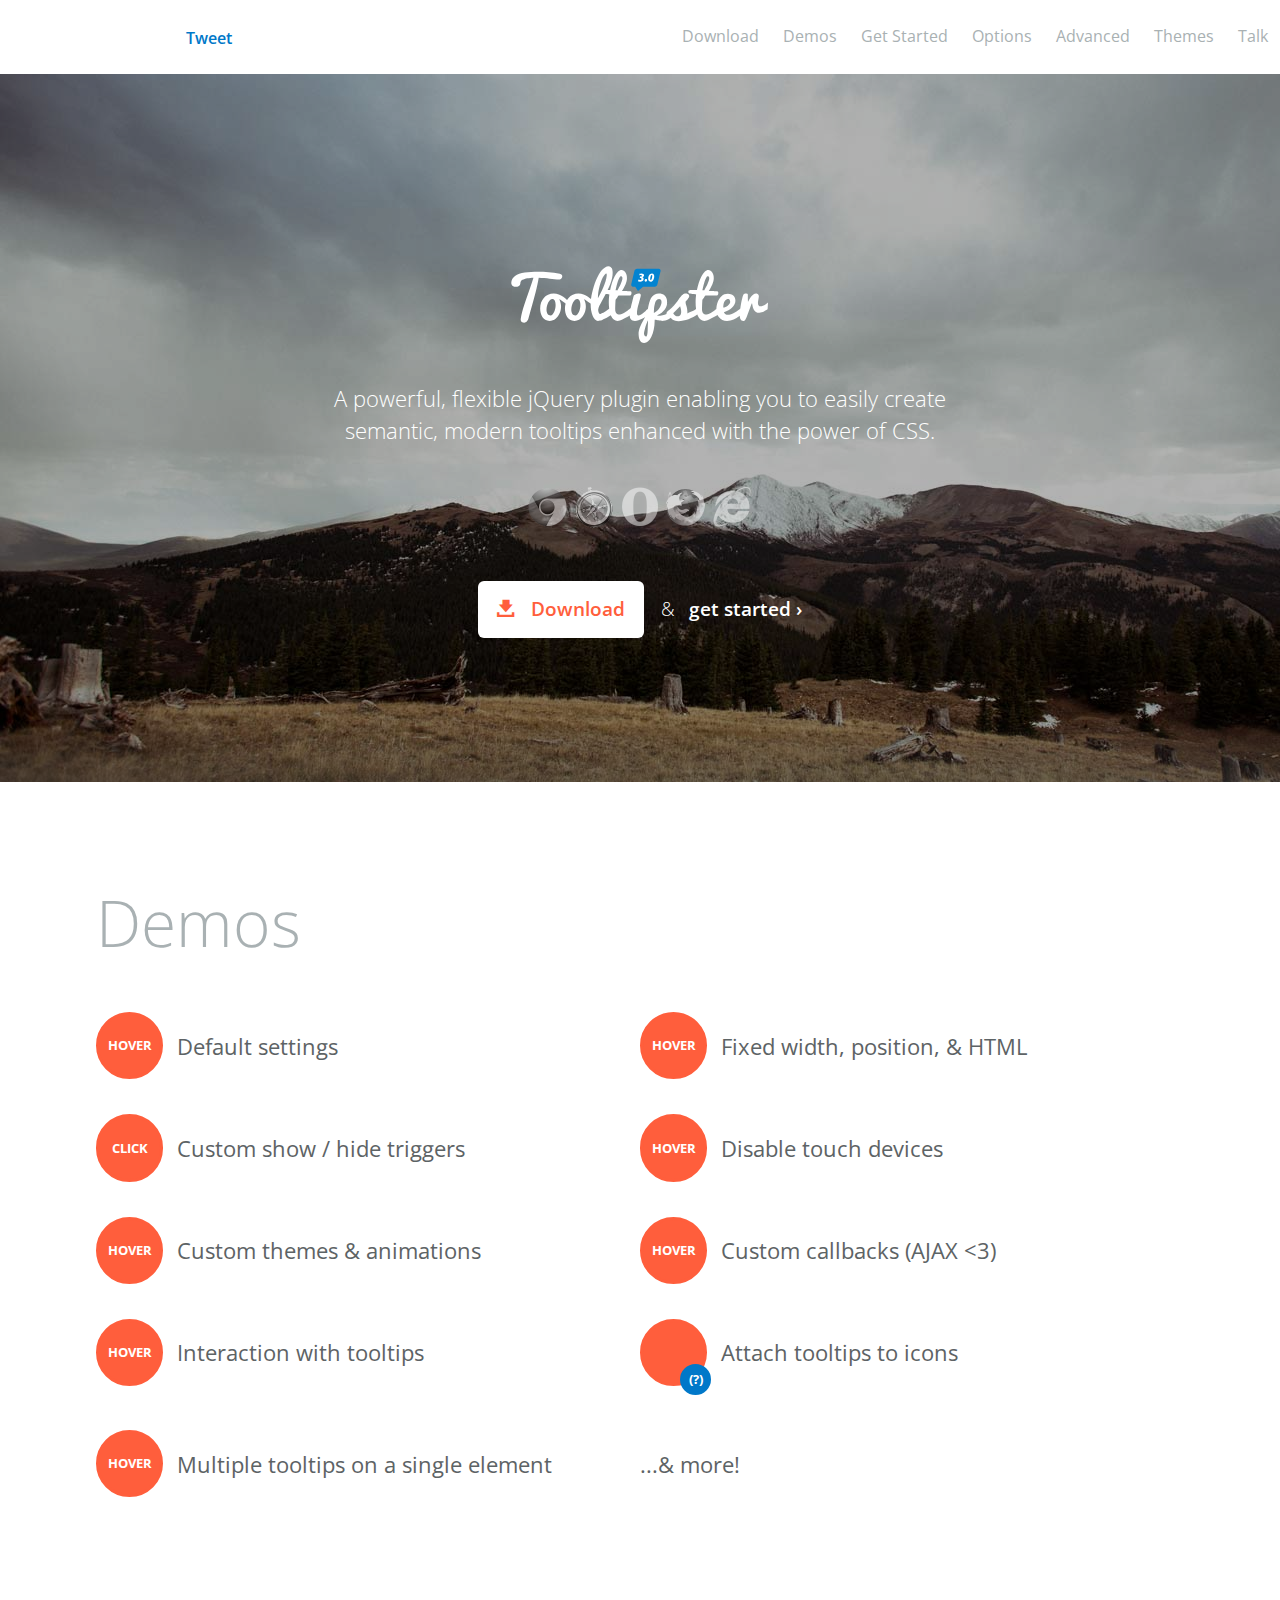
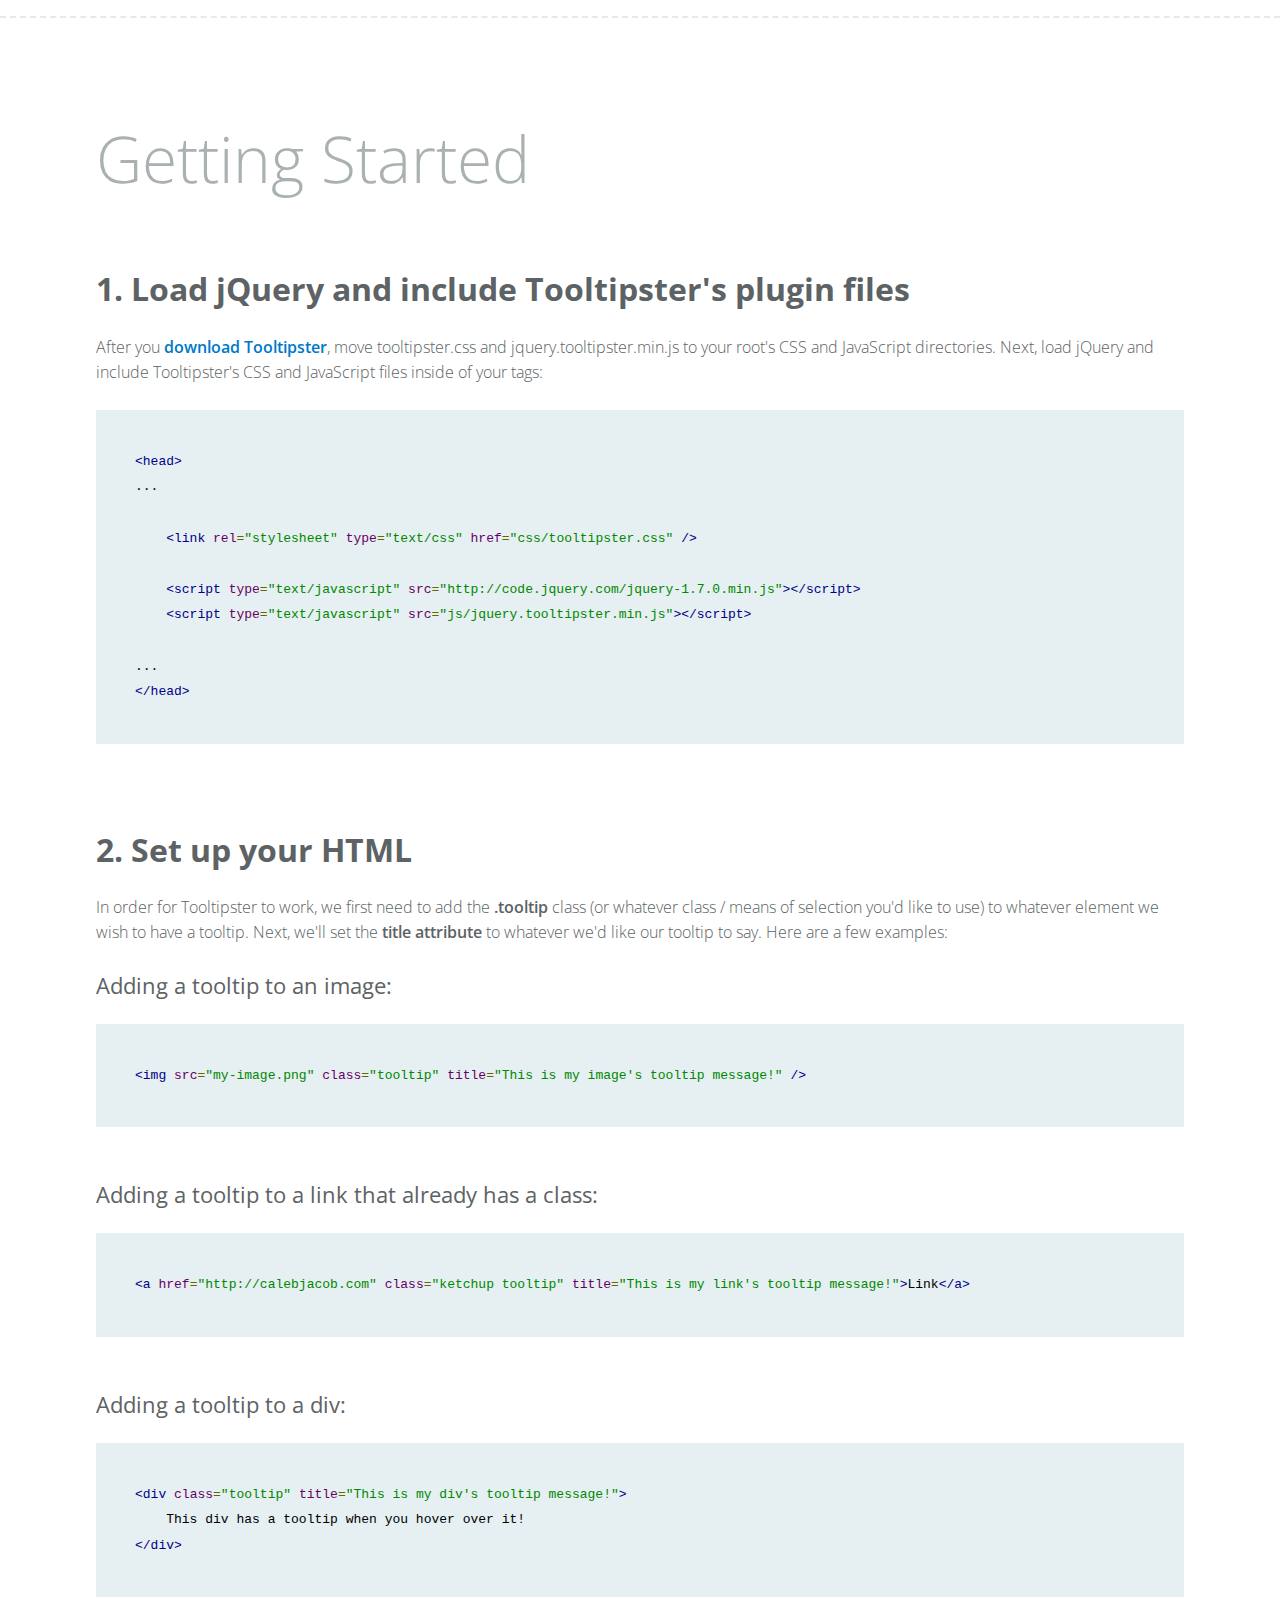
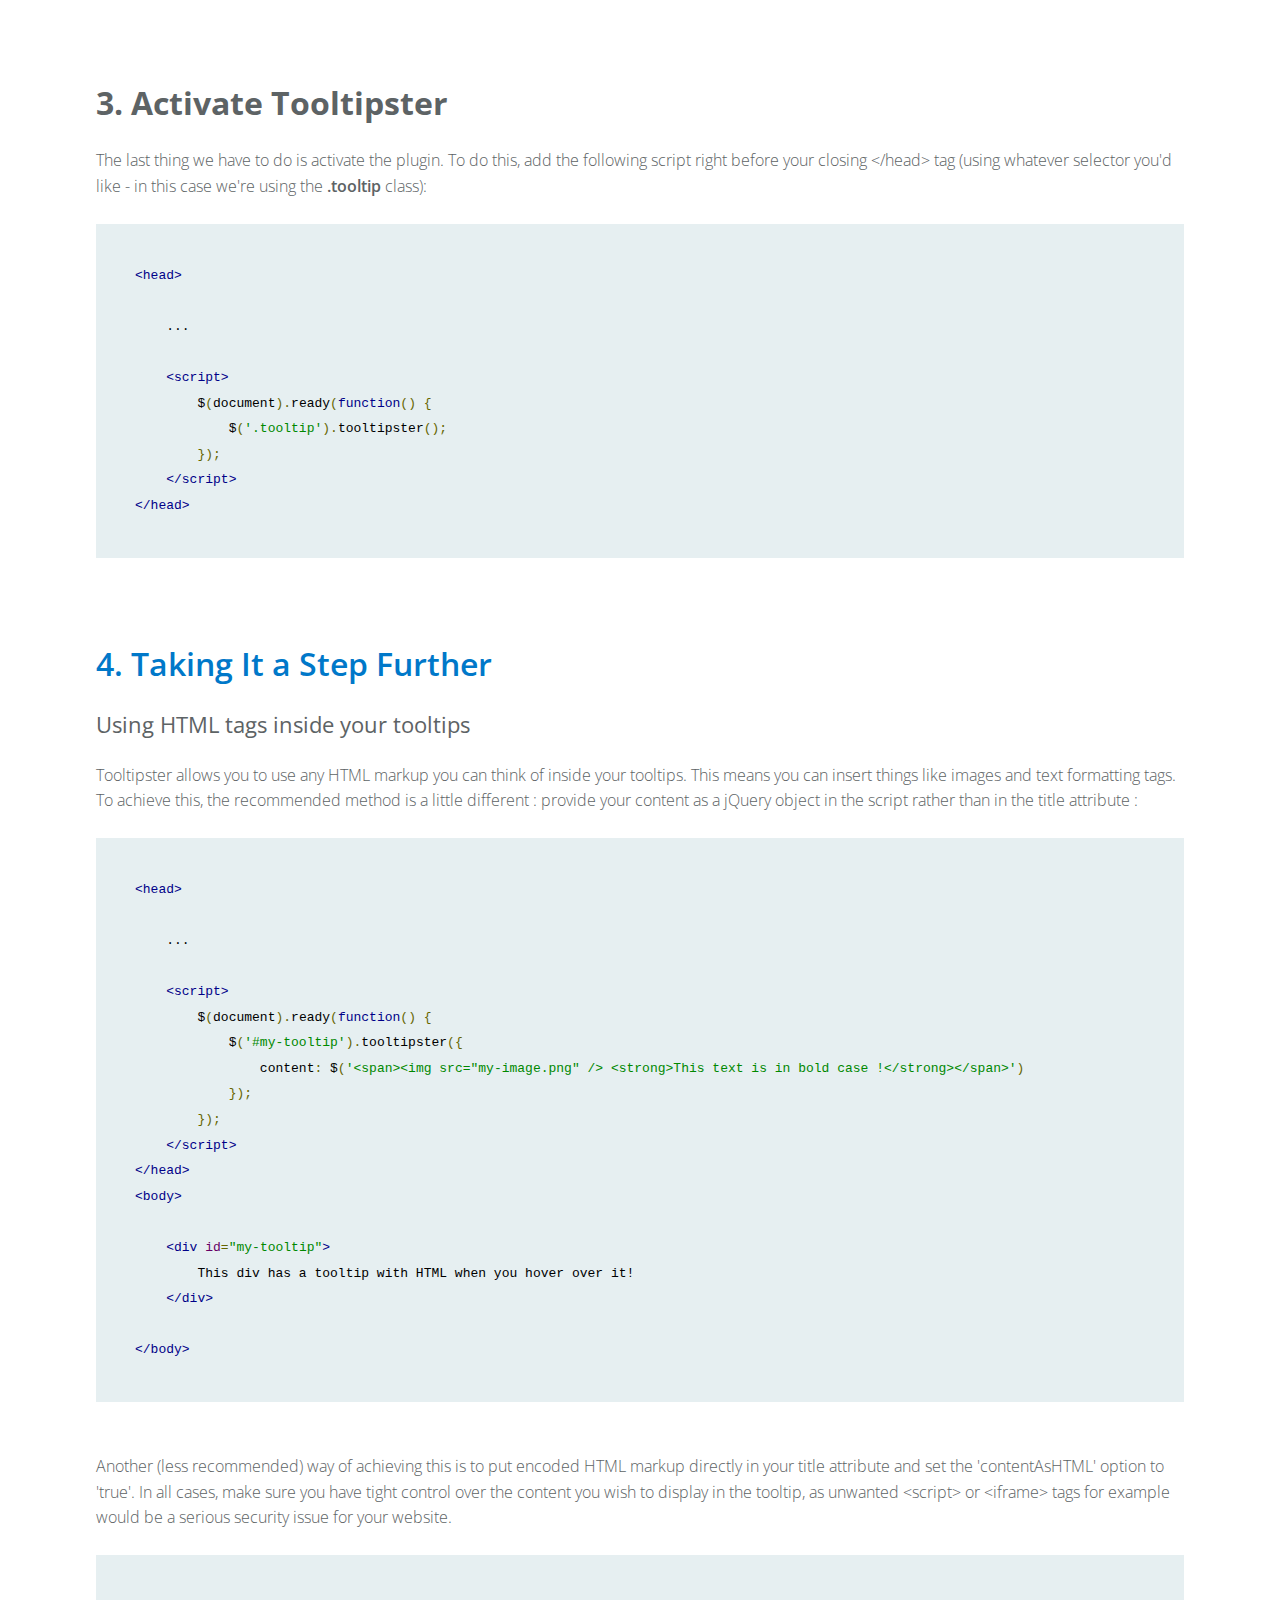
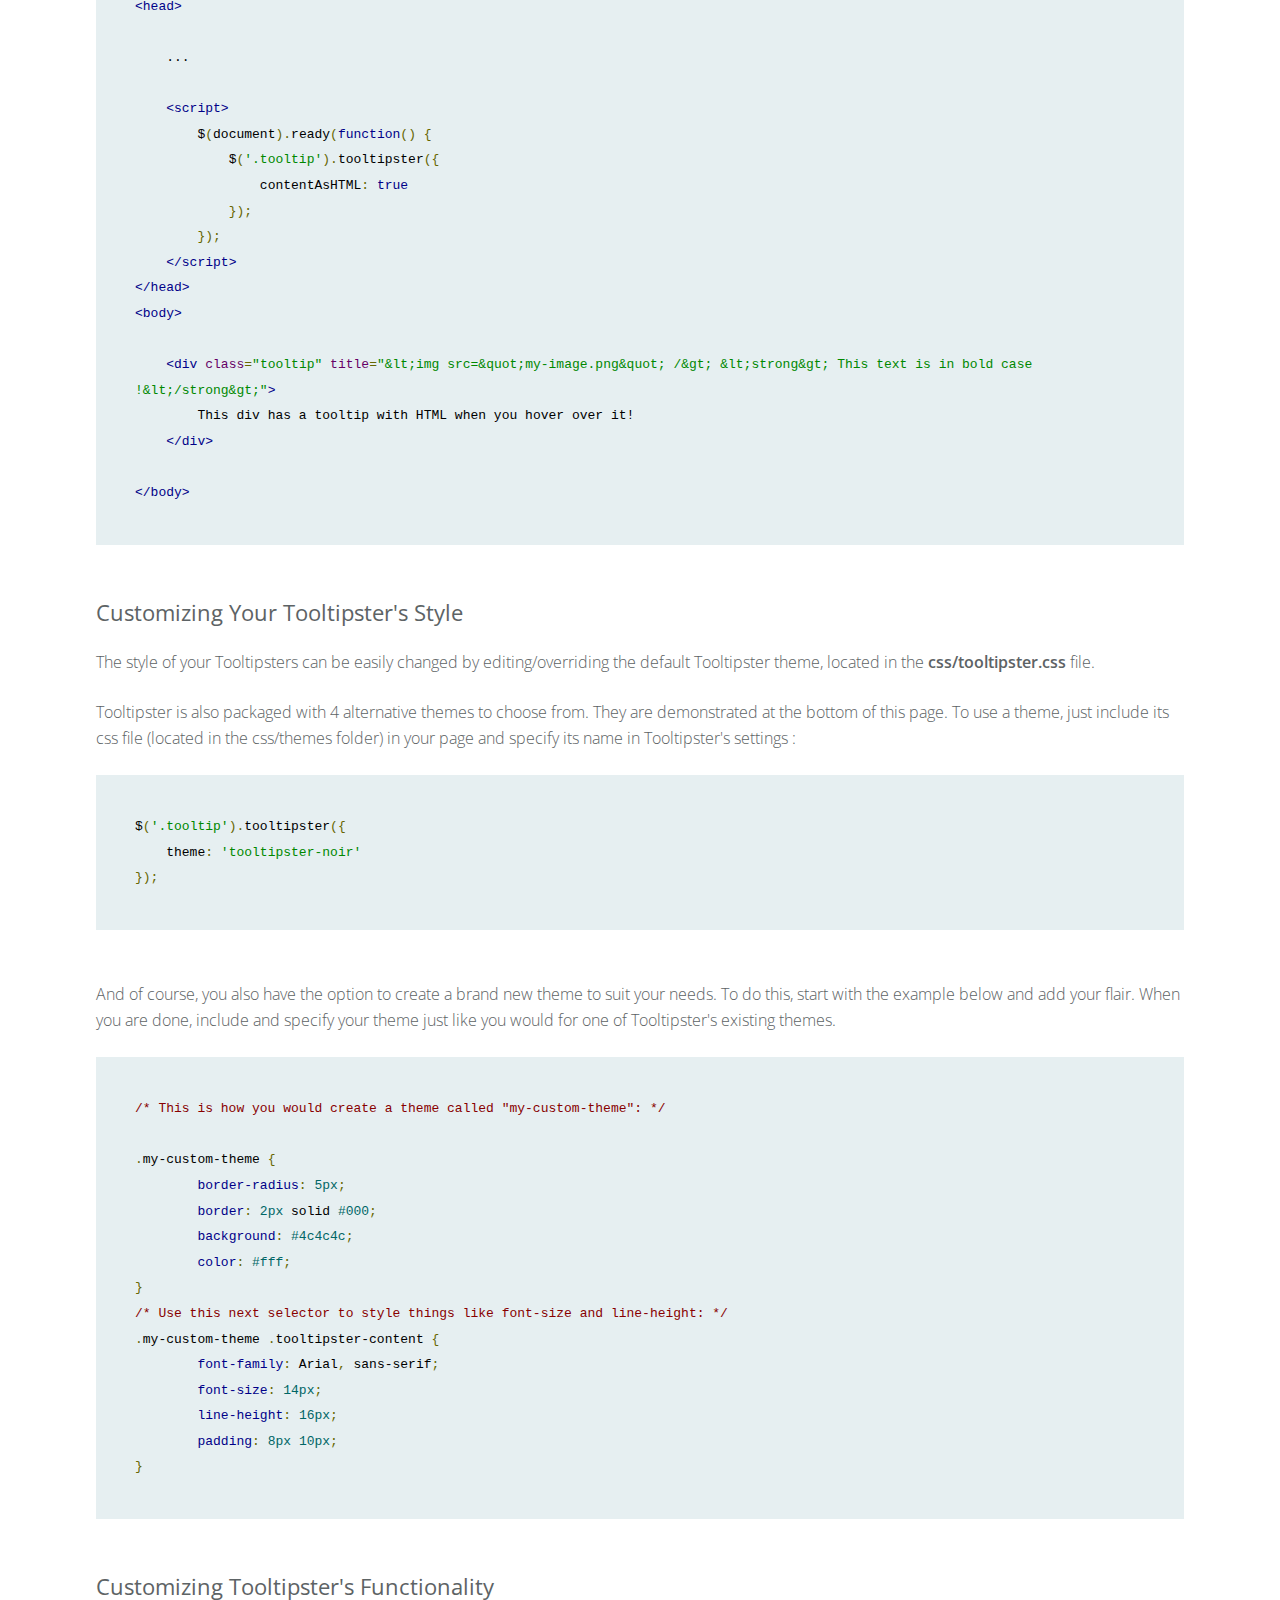
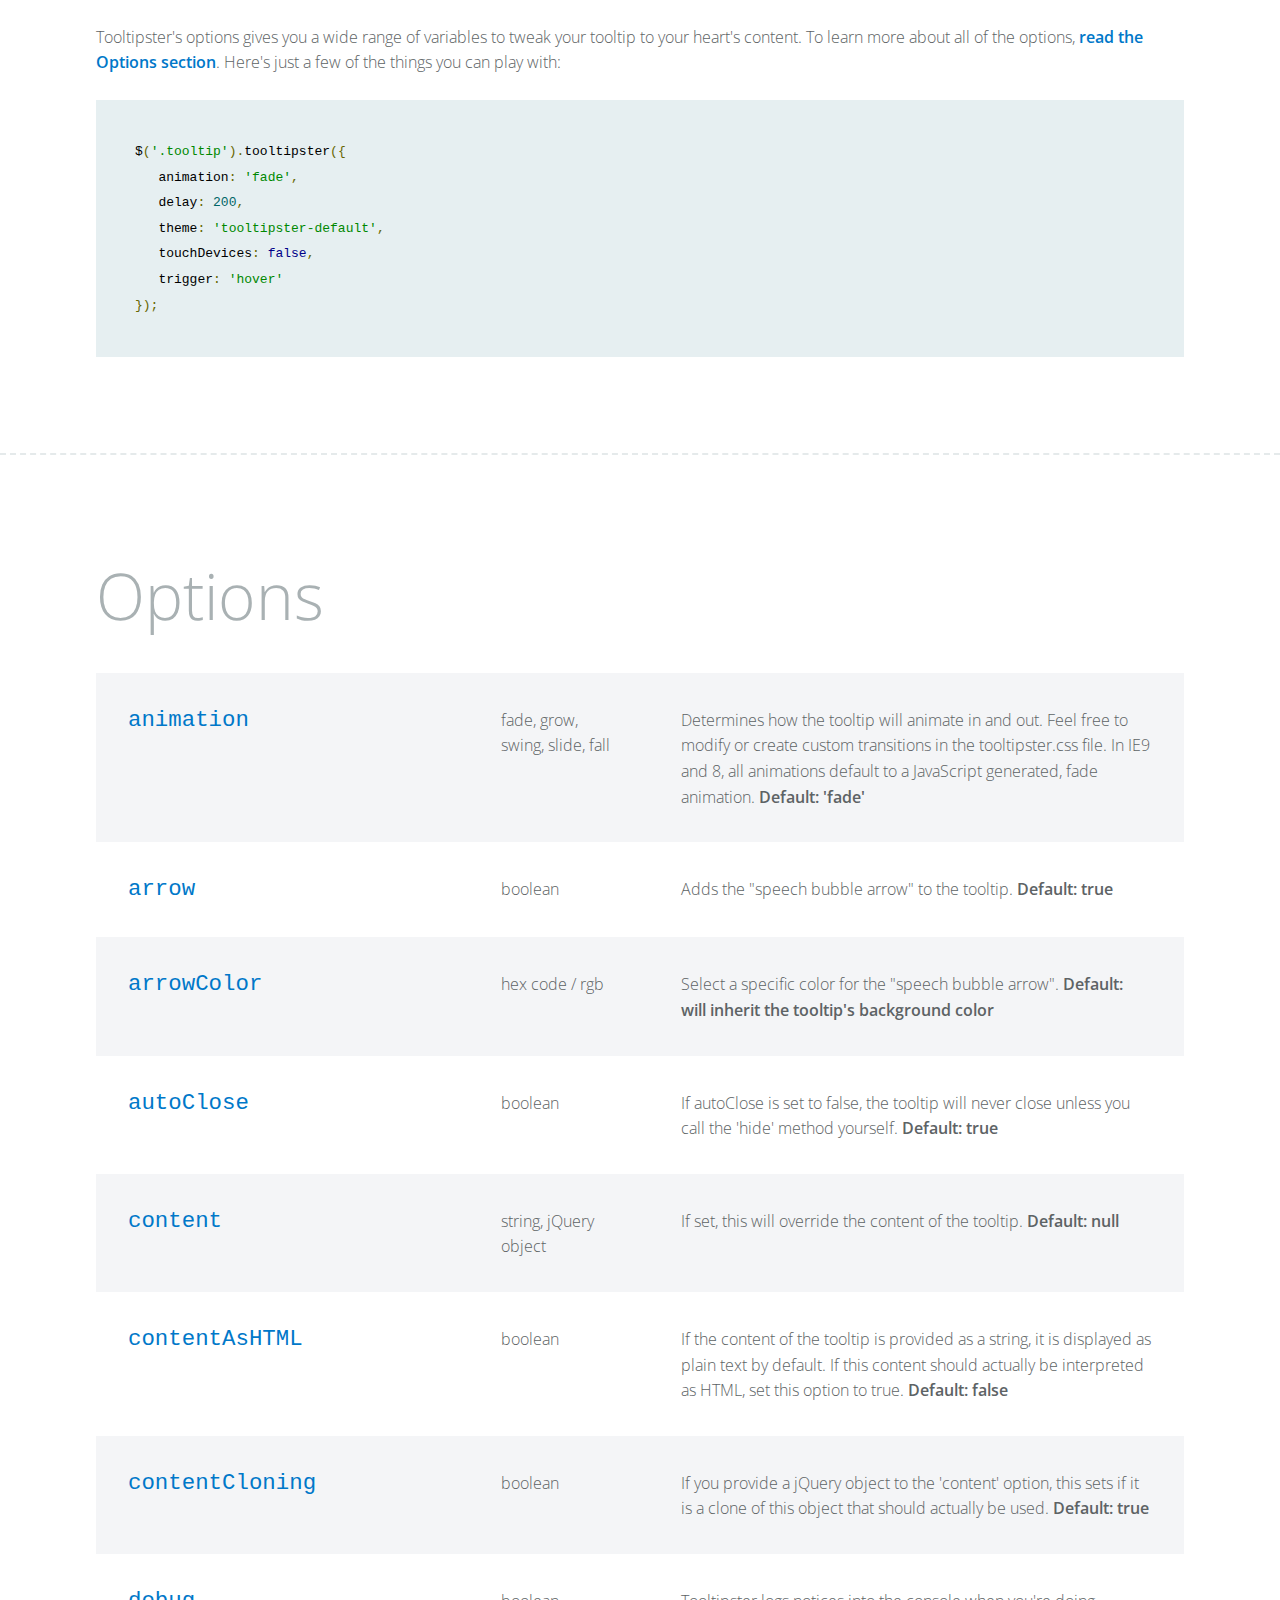
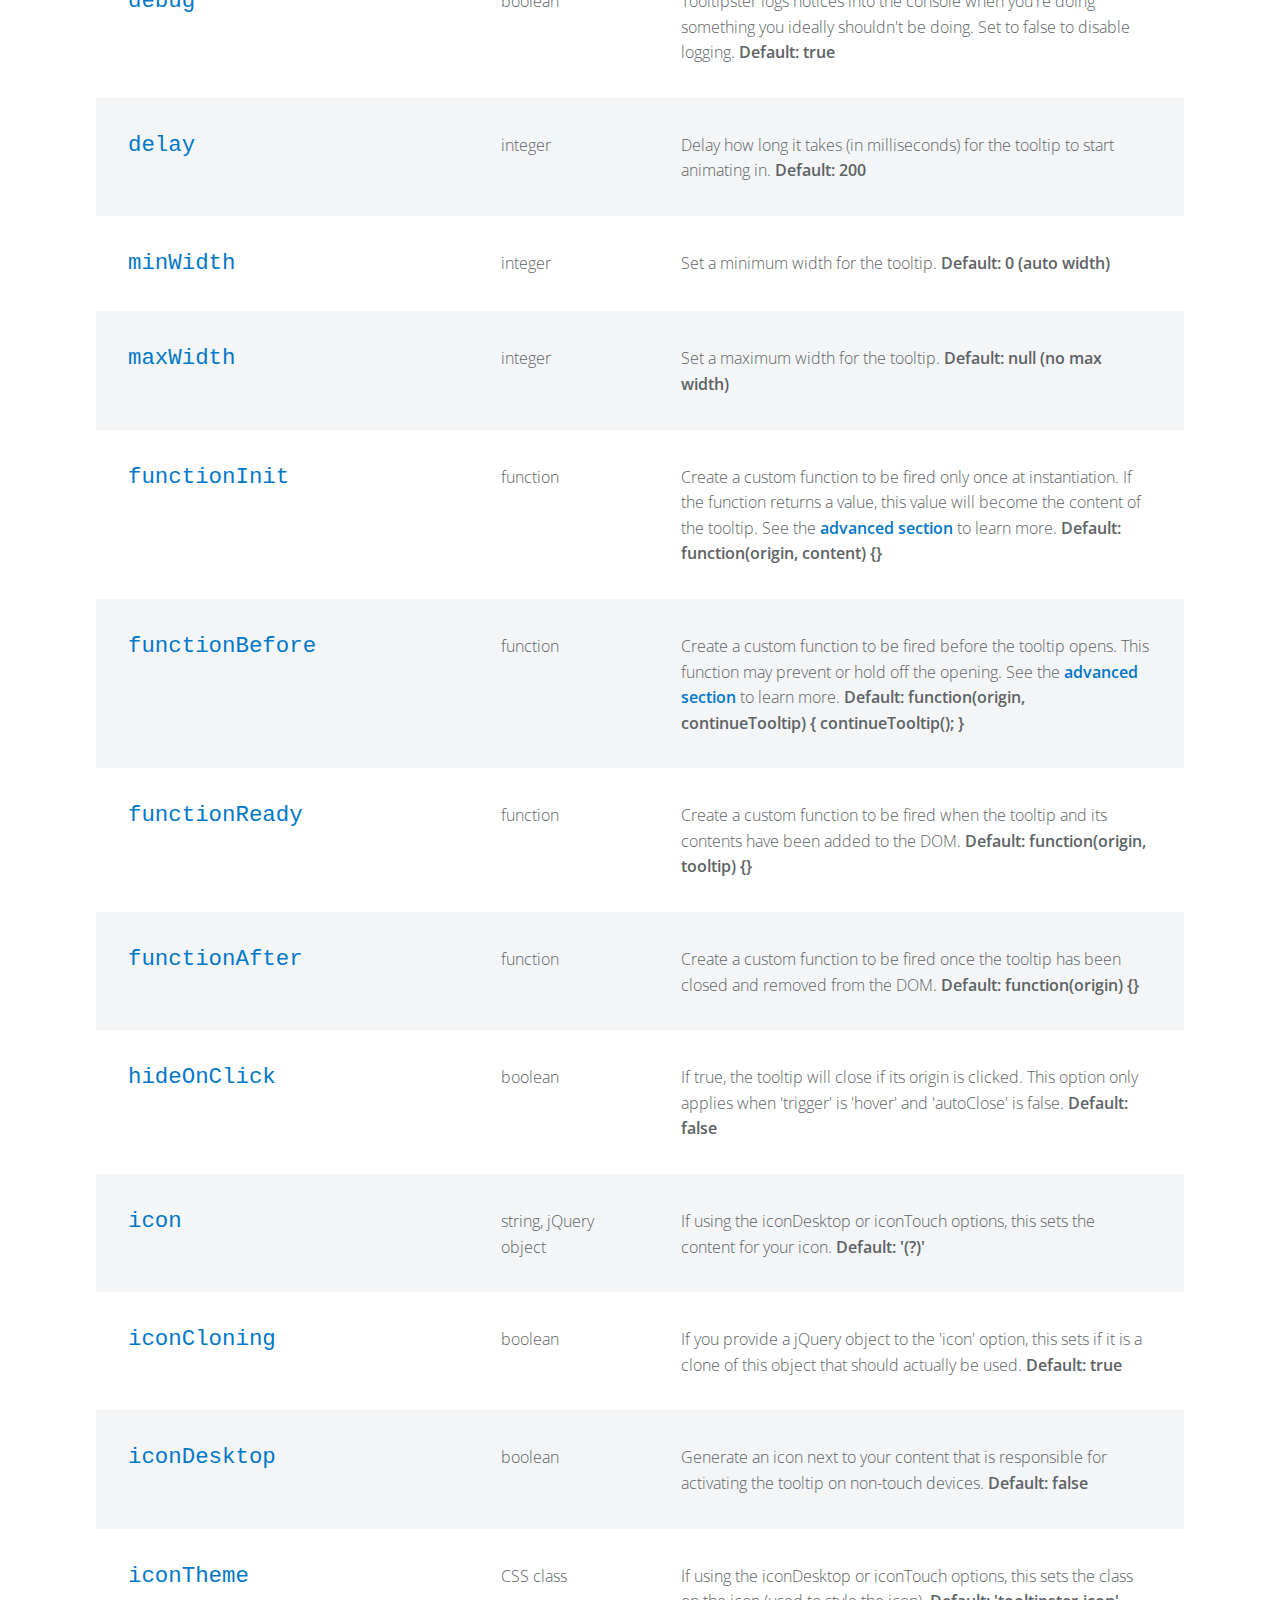
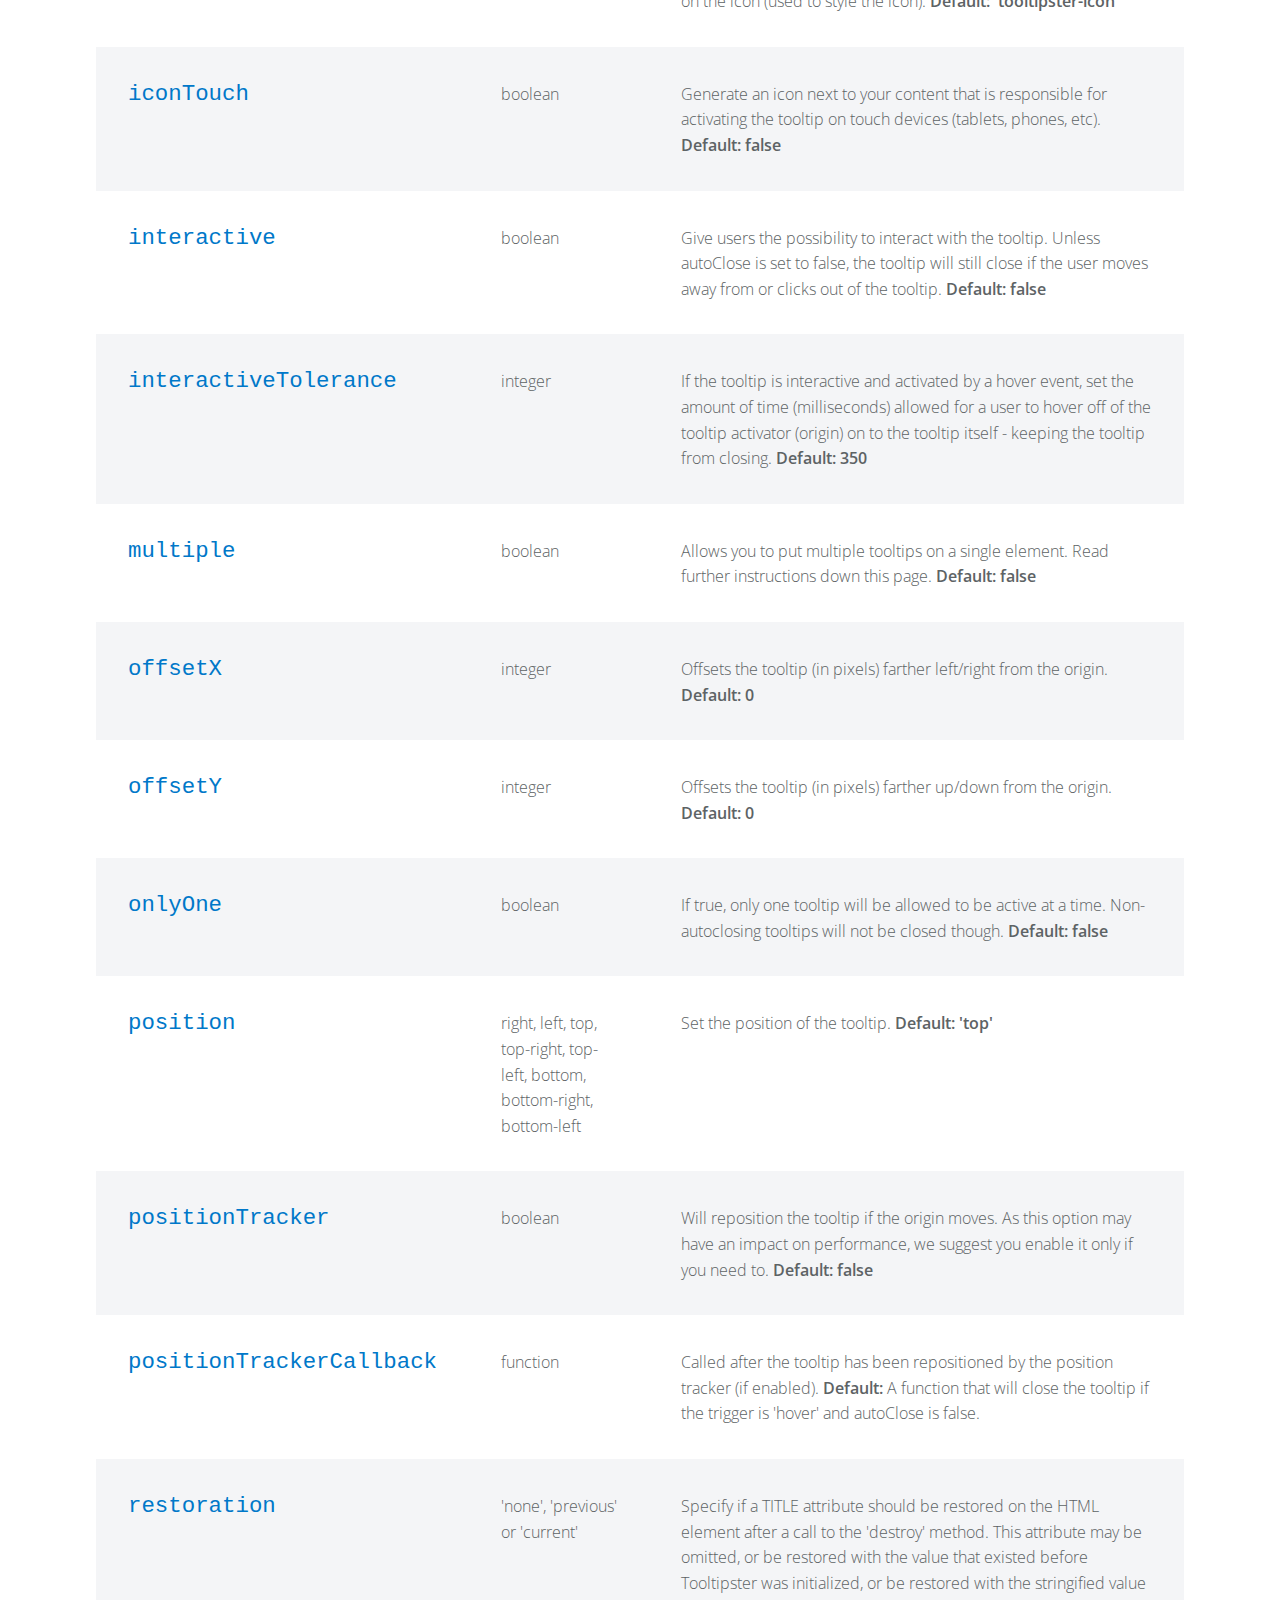
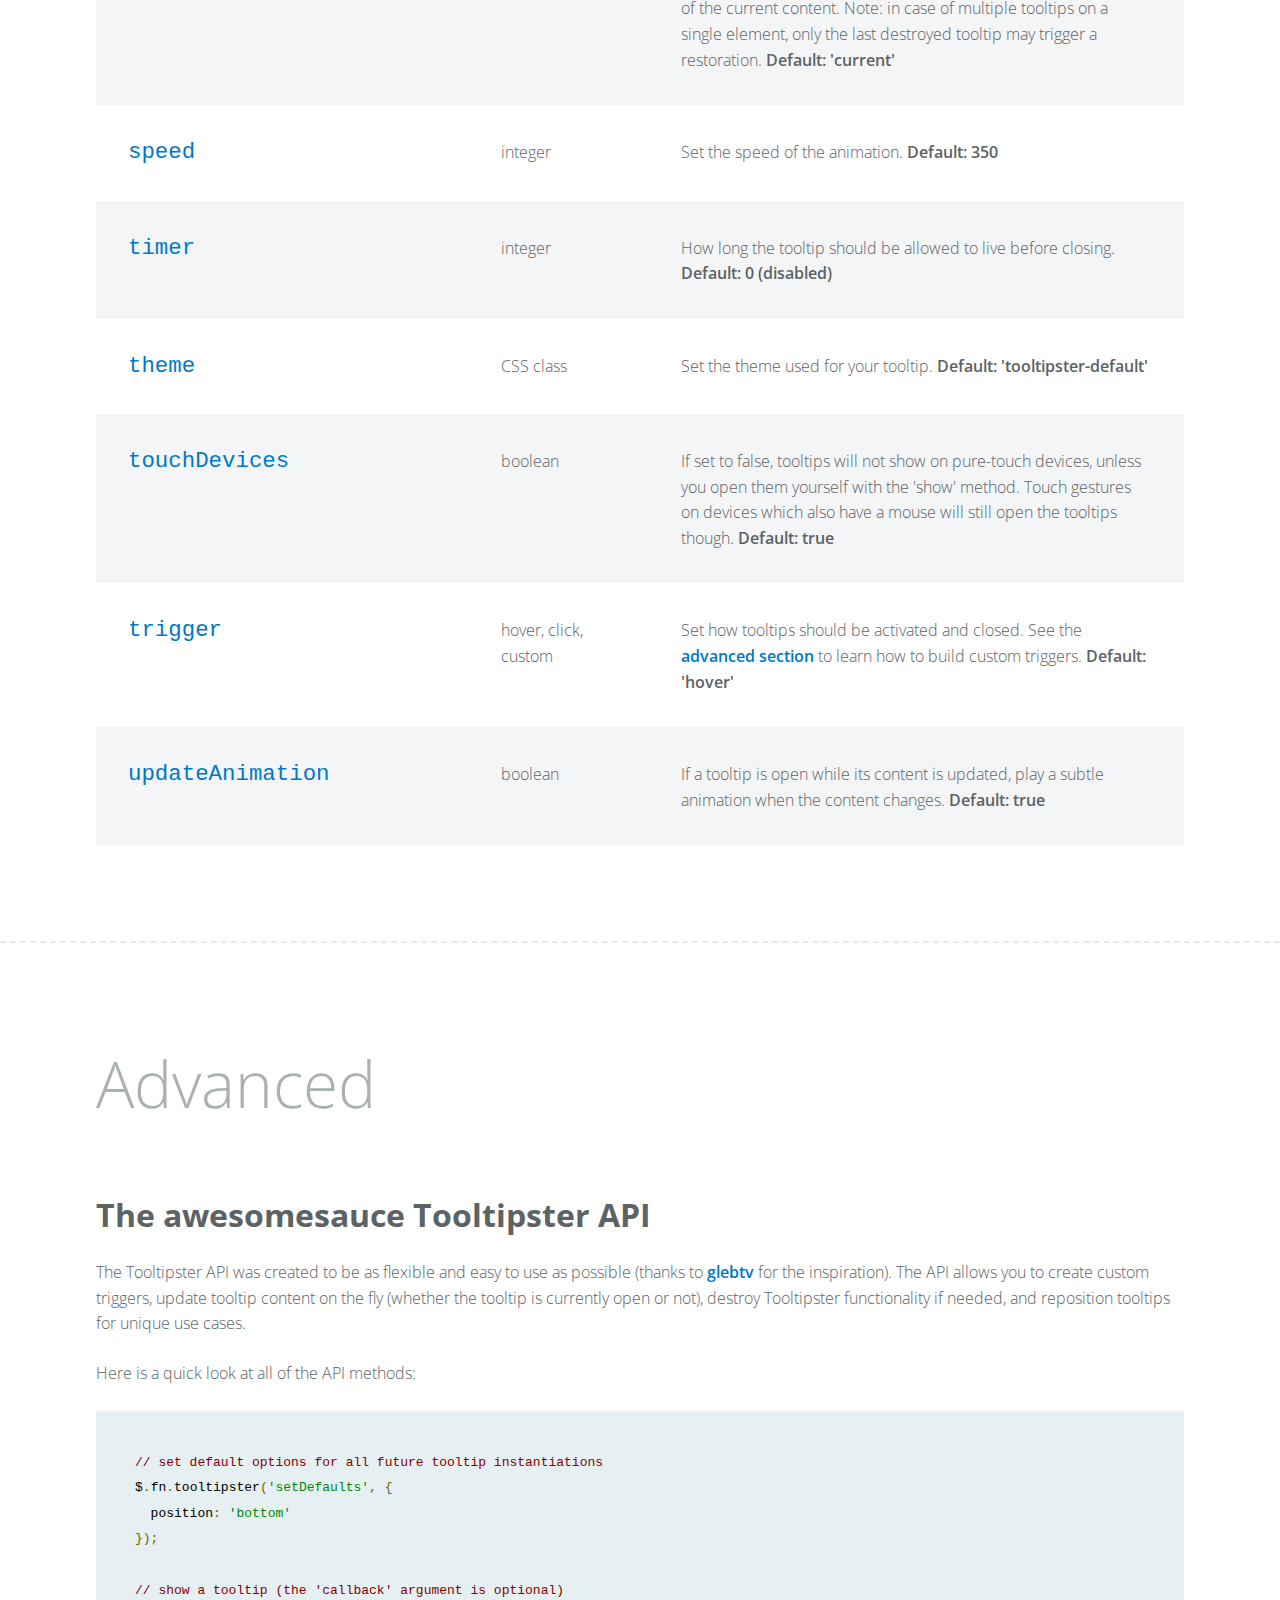
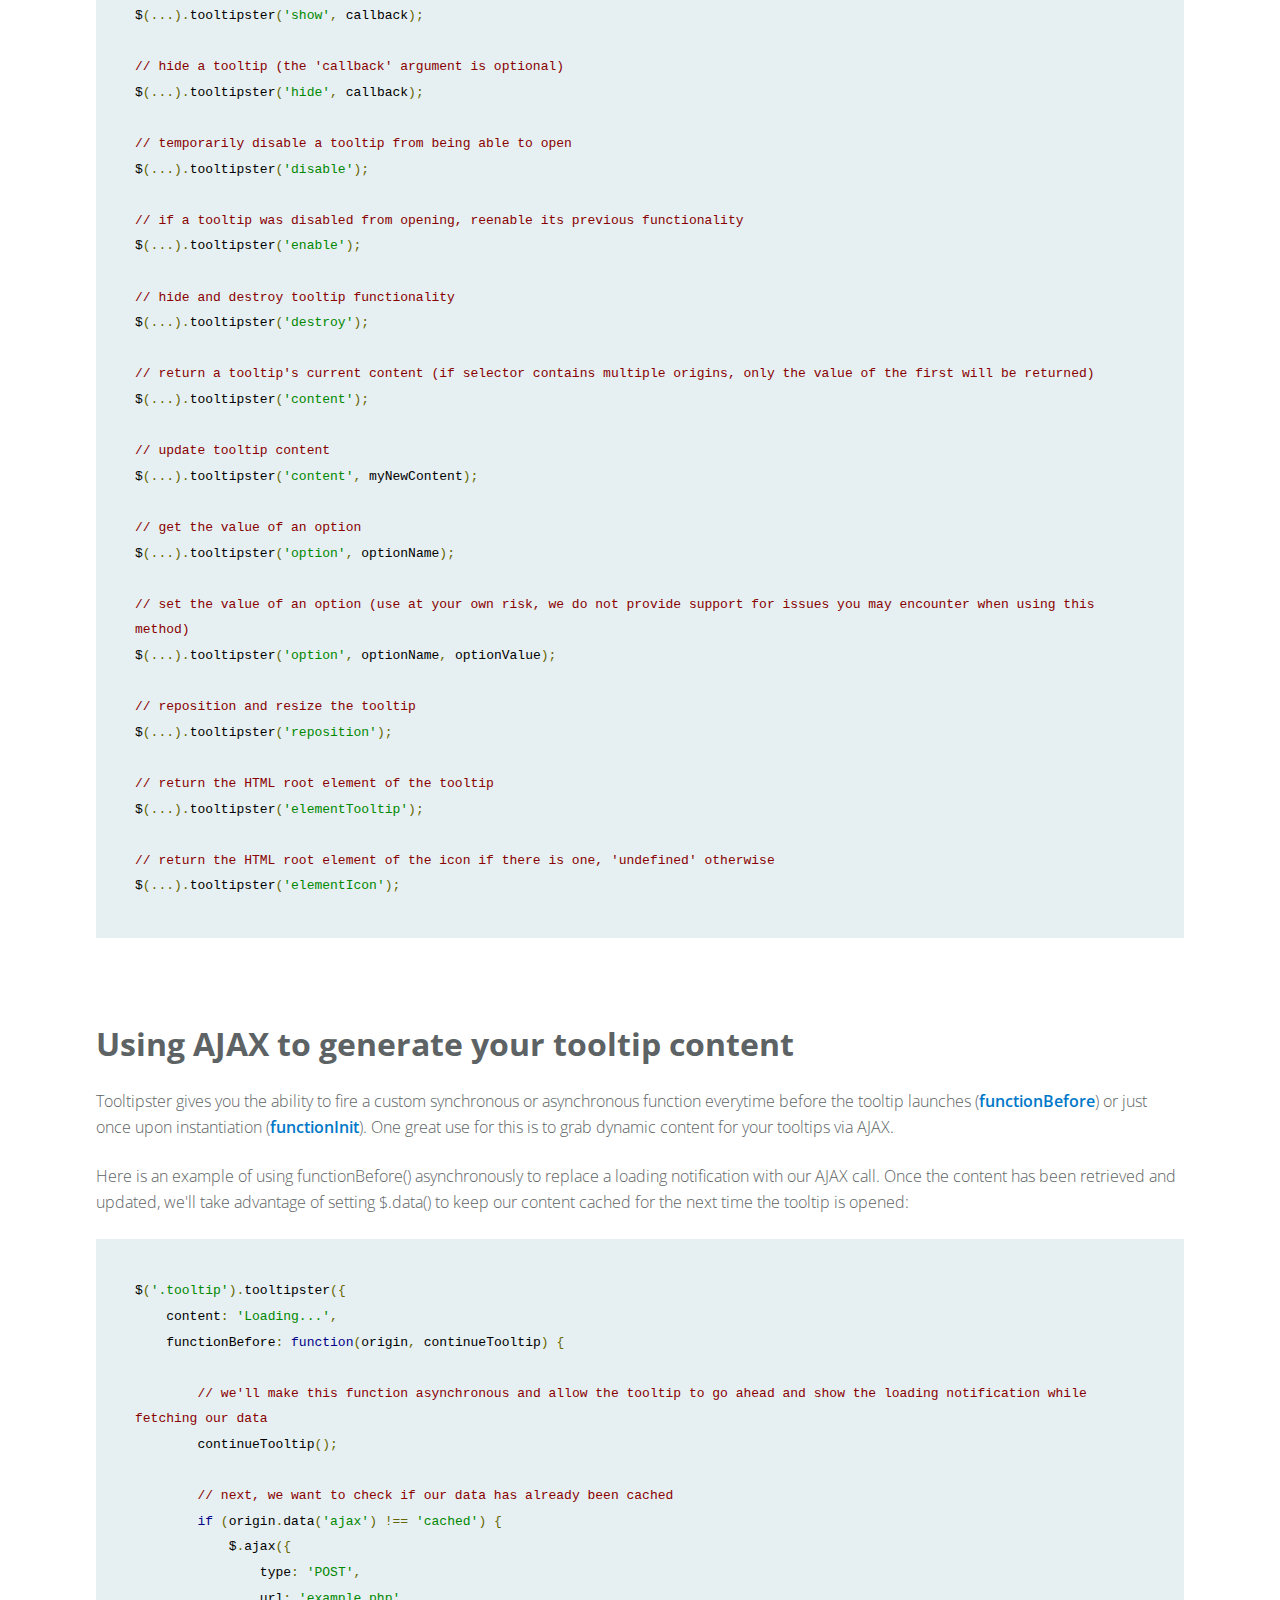
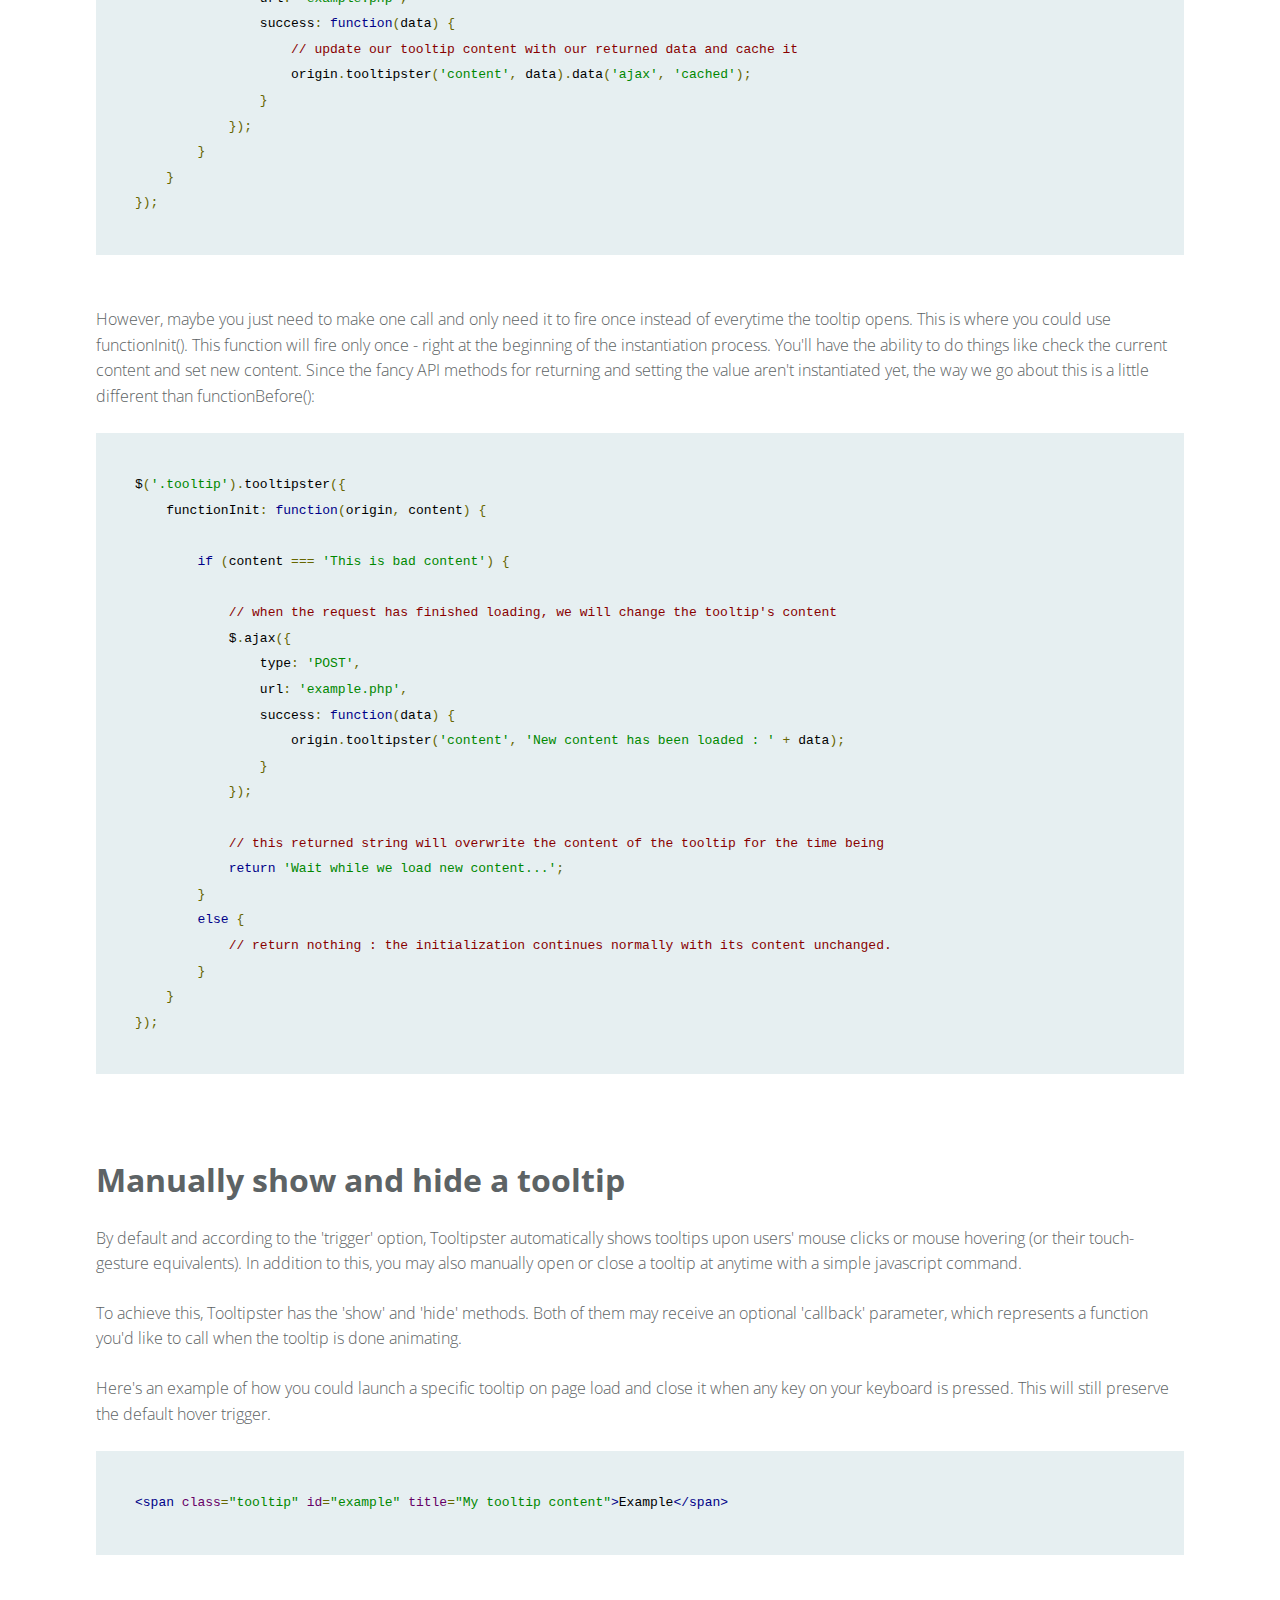
<file: tooltipster/index.html>
<!DOCTYPE html>
<html lang="en">
<head>
	<title>Tooltipster - The jQuery Tooltip Plugin</title>
	<meta charset="UTF-8" />
	<meta name="viewport" content="width=device-width, initial-scale=1, maximum-scale=1.0, user-scalable=no">
	<meta name="description" content="Tooltipster is a powerful, flexible jQuery plugin enabling you to easily create clean, HTML5 validated tooltips." />
	<meta property="og:title" content="Tooltipster" />
	<meta property="og:type" content="website" />
	<meta property="og:url" content="index.html" />
	<meta property="og:image" content="images/social.jpg" />
	<meta property="og:site_name" content="Tooltipster - The jQuery Tooltip Plugin" />
	<meta property="og:description" content="Tooltipster is a powerful, flexible jQuery plugin enabling you to easily create clean, HTML5 validated tooltips." />
	<html itemscope itemtype="http://schema.org/CreativeWork">
	<meta itemprop="name" content="Tooltipster - The jQuery Tooltip Plugin">
	<meta itemprop="description" content="Tooltipster is a powerful, flexible jQuery plugin enabling you to easily create clean, HTML5 validated tooltips.">
	<meta itemprop="image" content="images/social.jpg">
	<link rel="icon" type="image/png" href="images/favicon.png" />
	<link rel="image_src" href="images/social.jpg" / >
	
	<link rel="stylesheet" type="text/css" href="doc/css/reset.css" />
	<link rel="stylesheet" type="text/css" href="doc/css/prettify.css" />
	<link rel="stylesheet" type="text/css" href="doc/css/style.css" />
	<link rel="stylesheet" type="text/css" href="css/tooltipster.css" />
	<link rel="stylesheet" type="text/css" href="css/themes/tooltipster-light.css" />
	<link rel="stylesheet" type="text/css" href="css/themes/tooltipster-noir.css" />
	<link rel="stylesheet" type="text/css" href="css/themes/tooltipster-punk.css" />
	<link rel="stylesheet" type="text/css" href="css/themes/tooltipster-shadow.css" />
	
	<script type="text/javascript" src="//ajax.googleapis.com/ajax/libs/jquery/1.7.0/jquery.min.js"></script>
	<script type="text/javascript" src="doc/js/jquery.jgfeed.js"></script>
	<script type="text/javascript" src="doc/js/prettify.js"></script>
	<script type="text/javascript" src="doc/js/lang-css.js"></script>
	<script type="text/javascript" src="doc/js/scripts.js"></script>
	<script type="text/javascript" src="js/jquery.tooltipster.js"></script>
	
	<!--[if lt IE 9]>
		<script src="//html5shiv.googlecode.com/svn/trunk/html5.js"></script>
	<![endif]-->
</head>
<body>
	<div id="background">
		<img src="doc/images/large-background.jpg" />
	</div>
	<div id="wrapper">
		<header>
			<div id="social">
				<div id="github">
					<iframe src="http://ghbtns.com/github-btn.html?user=iamceege&repo=tooltipster&type=watch&count=true" allowtransparency="true" frameborder="0" scrolling="0" width="100" height="20"></iframe>
				</div>
				<div id="tweet">
					<a href="https://twitter.com/share" class="twitter-share-button" data-text="Tooltipster - A powerful &amp; degradable jQuery tooltip plugin" data-via="iamceege" data-related="iamceege">Tweet</a>
					<script>!function(d,s,id){var js,fjs=d.getElementsByTagName(s)[0];if(!d.getElementById(id)){js=d.createElement(s);js.id=id;js.src="//platform.twitter.com/widgets.js";fjs.parentNode.insertBefore(js,fjs);}}(document,"script","twitter-wjs");</script>
				</div>
				<div id="gplus">
					<g:plusone href="http://calebjacob.com/tooltipster"></g:plusone>
				</div>
			</div>
			<nav>
				<ul>
					<li><a href="https://github.com/iamceege/tooltipster/archive/master.zip">Download</a></li>
					<li><a href="#demos">Demos</a></li>
					<li><a href="#getting-started">Get Started</a></li>
					<li><a href="#options">Options</a></li>
					<li><a href="#advanced">Advanced</a></li>
					<li><a href="#themes">Themes</a></li>
					<li><a href="#talk">Talk</a></li>
				</ul>
			</nav>
			<select>
				<option selected="selected" disabled="disabled">Menu...</option>
				<option value="demos">Demos</option>
				<option value="getting-started">Get Started</option>
				<option value="options">Options</option>
				<option value="themes">Themes</option>
				<option value="talk">Talk</option>
			</select>
		</header>
		<section id="welcome">
			<img src="doc/images/tooltipster.svg" alt="Tooltipster" id="tooltipster" />
			<h1>A powerful, flexible jQuery plugin enabling you to easily create semantic, modern tooltips enhanced with the power of CSS.</h1>
			<ul id="browser-support">
				<li>
					<img src="doc/images/browser-chrome.png" alt="Chrome" class="tooltip" title="Chrome Support" />
				</li>
				<li>
					<img src="doc/images/browser-safari.png" alt="Safari" class="tooltip" title="Safari Support" />
				</li>
				<li>
					<img src="doc/images/browser-opera.png" alt="Opera" class="tooltip" title="Opera Support" />
				</li>
				<li>
					<img src="doc/images/browser-firefox.png" alt="FireFox" class="tooltip" title="FireFox Support" />
				</li>
				<li>
					<img src="doc/images/browser-ie.png" alt="Internet Explorer" class="tooltip" title="IE10, IE9, &amp; IE8 Support + Graceful Degradation" />
				</li>
			</ul>
			<div id="download">
				<a href="https://github.com/iamceege/tooltipster/archive/master.zip" class="button alt">Download</a> <span style="padding-right: 0.5em;">&amp;</span> <a href="#demos" class="white">get started &rsaquo;</a>
			</div>
		</section>
		
		<section id="demos">
			<h2>Demos</h2>
			<ul>
				<li>
					<span id="demo-default" title="Hi! This is a tooltip.">Hover</span> Default settings
				</li>
				<li>
					<span id="demo-html">Hover</span> Fixed width, position, &amp; HTML
				</li>
				<li>
					<span id="demo-events" title="Press any key on your keyboard or click anywhere in the page to close this">Click</span> Custom show / hide triggers
				</li>
				<li>
					<span id="demo-touch" title="I would have never been born on a touch device :'(">Hover</span> Disable touch devices
				</li>
				<li>
					<span id="demo-theme" title="Build custom themes and CSS powered animations!">Hover</span> Custom themes &amp; animations
				</li>
				<li>
					<span id="demo-callback" title="This will be populated by AJAX.">Hover</span> Custom callbacks (AJAX <3)
				</li>
				<li>
					<span id="demo-interact" title="Try clicking &lt;a href='http://google.com/' target='_blank'&gt;this link&lt;/a&gt;">Hover</span> Interaction with tooltips
				</li>
				<li>
					<span id="demo-icon" title="Use separate icons to launch your tooltips on either desktops or touch devices - or both!"></span> Attach tooltips to icons
				</li>
				<li>
					<span id="demo-multiple">Hover</span> Multiple tooltips on a single element
				</li>
				<li>...&amp; more!</li>
			</ul>
		</section>
		
		<section id="getting-started">
			<h2>Getting Started</h2>
			<h3>1. Load jQuery and include Tooltipster's plugin files</h3>
			<p>After you <a href="https://github.com/iamceege/tooltipster/archive/master.zip">download Tooltipster</a>, move tooltipster.css and jquery.tooltipster.min.js to your root's CSS and JavaScript directories. Next, load jQuery and include Tooltipster's CSS and JavaScript files inside of your  tags:</p>
<pre class="prettyprint">
&lt;head&#62;
...

    &lt;link rel="stylesheet" type="text/css" href="css/tooltipster.css" /&#62;

    &lt;script type="text/javascript" src="http://code.jquery.com/jquery-1.7.0.min.js"&#62;&lt;/script&#62;
    &lt;script type="text/javascript" src="js/jquery.tooltipster.min.js"&#62;&lt;/script&#62;

...
&lt;/head&#62;
</pre>
			<h3>2. Set up your HTML</h3>
			<p>In order for Tooltipster to work, we first need to add the <strong>.tooltip</strong> class (or whatever class / means of selection you'd like to use) to whatever element we wish to have a tooltip. Next, we'll set the <strong>title attribute</strong> to whatever we'd like our tooltip to say. Here are a few examples:</p>
			<h4>Adding a tooltip to an image:</h4>
			<pre class="prettyprint">
&lt;img src="my-image.png" class="tooltip" title="This is my image's tooltip message!" /&#62;</pre>
			<h4>Adding a tooltip to a link that already has a class:</h4>
			<pre class="prettyprint">
&lt;a href="http://calebjacob.com" class="ketchup tooltip" title="This is my link's tooltip message!"&#62;Link&lt;/a&#62;</pre>
			<h4>Adding a tooltip to a div:</h4>
			<pre class="prettyprint">
&lt;div class="tooltip" title="This is my div's tooltip message!"&#62; 
    This div has a tooltip when you hover over it!
&lt;/div&#62;</pre>
			
			<h3>3. Activate Tooltipster</h3>
			<p>The last thing we have to do is activate the plugin. To do this, add the following script right before your closing &lt;/head&#62; tag (using whatever selector you'd like - in this case we're using the <strong>.tooltip</strong> class):</p>
			<pre class="prettyprint">
&lt;head&#62;

    ...

    &lt;script&#62;
        $(document).ready(function() {
            $('.tooltip').tooltipster();
        });
    &lt;/script&#62;
&lt;/head&#62;</pre>
			
			<h3><a name="further">4. Taking It a Step Further</a></h3>
			<h4>Using HTML tags inside your tooltips</h4>
			<p>Tooltipster allows you to use any HTML markup you can think of inside your tooltips. This means you can insert things like images and text formatting tags. To achieve this, the recommended method is a little different : provide your content as a jQuery object in the script rather than in the title attribute :</p>
			<pre class="prettyprint">
&lt;head&#62;

    ...

    &lt;script&#62;
        $(document).ready(function() {
            $('#my-tooltip').tooltipster({
                content: $('&lt;span&gt;&lt;img src="my-image.png" /&gt; &lt;strong&gt;This text is in bold case !&lt;/strong&gt;&lt;/span&gt;')
            });
        });
    &lt;/script&#62;
&lt;/head&#62;
&lt;body&#62;
    
    &lt;div id="my-tooltip"&#62; 
        This div has a tooltip with HTML when you hover over it!
    &lt;/div&#62;
	
&lt;/body&#62;</pre>

			<p>Another (less recommended) way of achieving this is to put encoded HTML markup directly in your title attribute and set the 'contentAsHTML' option to 'true'. In all cases, make sure you have tight control over the content you wish to display in the tooltip, as unwanted &lt;script&gt; or &lt;iframe&gt; tags for example would be a serious security issue for your website.</p>

			<pre class="prettyprint">
&lt;head&#62;

    ...

    &lt;script&#62;
        $(document).ready(function() {
            $('.tooltip').tooltipster({
                contentAsHTML: true
            });
        });
    &lt;/script&#62;
&lt;/head&#62;
&lt;body&#62;
    
    &lt;div class="tooltip" title="&amp;lt;img src=&amp;quot;my-image.png&amp;quot; /&amp;gt; &amp;lt;strong&amp;gt; This text is in bold case !&amp;lt;/strong&amp;gt;"&gt; 
        This div has a tooltip with HTML when you hover over it!
    &lt;/div&#62;
	
&lt;/body&#62;</pre>
			
			<h4>Customizing Your Tooltipster's Style</h4>
			<p>The style of your Tooltipsters can be easily changed by editing/overriding the default Tooltipster theme, located in the <strong>css/tooltipster.css</strong> file.</p>
			<p>Tooltipster is also packaged with 4 alternative themes to choose from. They are demonstrated at the bottom of this page. To use a theme, just include its css file (located in the css/themes folder) in your page and specify its name in Tooltipster's settings :</p>
			<pre class="prettyprint">
$('.tooltip').tooltipster({
    theme: 'tooltipster-noir'
});</pre>
			<p>And of course, you also have the option to create a brand new theme to suit your needs. To do this, start with the example below and add your flair. When you are done, include and specify your theme just like you would for one of Tooltipster's existing themes.</p>
			<pre class="prettyprint lang-css">
/* This is how you would create a theme called "my-custom-theme": */

.my-custom-theme {
	border-radius: 5px; 
	border: 2px solid #000;
	background: #4c4c4c;
	color: #fff;
}
/* Use this next selector to style things like font-size and line-height: */
.my-custom-theme .tooltipster-content {
	font-family: Arial, sans-serif;
	font-size: 14px;
	line-height: 16px;
	padding: 8px 10px;
}</pre>
			
			<h4>Customizing Tooltipster's Functionality</h4>
			<p>Tooltipster's options gives you a wide range of variables to tweak your tooltip to your heart's content. To learn more about all of the options, <a href="#options">read the Options section</a>. Here's just a few of the things you can play with:</p>
			<pre class="prettyprint">
$('.tooltip').tooltipster({
   animation: 'fade',
   delay: 200,
   theme: 'tooltipster-default',
   touchDevices: false,
   trigger: 'hover'
});</pre>
		</section>
		
		<section id="options">
			<h2>Options</h2>
			<table border="0" cellpadding="0" cellspacing="0">
				<tr>
					<td><h4>animation</h4></td>
					<td>fade, grow, swing, slide, fall</td>
					<td>Determines how the tooltip will animate in and out. Feel free to modify or create custom transitions in the tooltipster.css file. In IE9 and 8, all animations default to a JavaScript generated, fade animation. <strong>Default: 'fade'</strong></td>
				</tr>
				<tr>
					<td><h4>arrow</h4></td>
					<td>boolean</td>
					<td>Adds the "speech bubble arrow" to the tooltip. <strong>Default: true</strong></td>
				</tr>
				<tr>
					<td><h4>arrowColor</h4></td>
					<td>hex code / rgb</td>
					<td>Select a specific color for the "speech bubble arrow". <strong>Default: will inherit the tooltip's background color</strong></td>
				</tr>
				<tr>
					<td><h4>autoClose</h4></td>
					<td>boolean</td>
					<td>If autoClose is set to false, the tooltip will never close unless you call the 'hide' method yourself. <strong>Default: true</strong></td>
				</tr>
				<tr>
					<td><h4>content</h4></td>
					<td>string, jQuery object</td>
					<td>If set, this will override the content of the tooltip. <strong>Default: null</strong></td>
				</tr>
				<tr>
					<td><h4>contentAsHTML</h4></td>
					<td>boolean</td>
					<td>If the content of the tooltip is provided as a string, it is displayed as plain text by default. If this content should actually be interpreted as HTML, set this option to true. <strong>Default: false</strong></td>
				</tr>
				<tr>
					<td><h4>contentCloning</h4></td>
					<td>boolean</td>
					<td>If you provide a jQuery object to the 'content' option, this sets if it is a clone of this object that should actually be used. <strong>Default: true</strong></td>
				</tr>
				<tr>
					<td><h4>debug</h4></td>
					<td>boolean</td>
					<td>Tooltipster logs notices into the console when you're doing something you ideally shouldn't be doing. Set to false to disable logging. <strong>Default: true</strong></td>
				</tr>
				<tr>
					<td><h4>delay</h4></td>
					<td>integer</td>
					<td>Delay how long it takes (in milliseconds) for the tooltip to start animating in. <strong>Default: 200</strong></td>
				</tr>
				<tr>
					<td><h4>minWidth</h4></td>
					<td>integer</td>
					<td>Set a minimum width for the tooltip. <strong>Default: 0 (auto width)</strong></td>
				</tr>
				<tr>
					<td><h4>maxWidth</h4></td>
					<td>integer</td>
					<td>Set a maximum width for the tooltip. <strong>Default: null (no max width)</strong></td>
				</tr>
				<tr>
					<td><h4>functionInit</h4></td>
					<td>function</td>
					<td>Create a custom function to be fired only once at instantiation. If the function returns a value, this value will become the content of the tooltip. See the <a href="#advanced">advanced section</a> to learn more. <strong>Default: function(origin, content) {}</strong></td>
				</tr>
				<tr>
					<td><h4>functionBefore</h4></td>
					<td>function</td>
					<td>Create a custom function to be fired before the tooltip opens. This function may prevent or hold off the opening. See the <a href="#advanced">advanced section</a> to learn more. <strong>Default: function(origin, continueTooltip) { continueTooltip(); }</strong></td>
				</tr>
				<tr>
					<td><h4>functionReady</h4></td>
					<td>function</td>
					<td>Create a custom function to be fired when the tooltip and its contents have been added to the DOM. <strong>Default: function(origin, tooltip) {}</strong></td>
				</tr>
				<tr>
					<td><h4>functionAfter</h4></td>
					<td>function</td>
					<td>Create a custom function to be fired once the tooltip has been closed and removed from the DOM. <strong>Default: function(origin) {}</strong></td>
				</tr>
				<tr>
					<td><h4>hideOnClick</h4></td>
					<td>boolean</td>
					<td>If true, the tooltip will close if its origin is clicked. This option only applies when 'trigger' is 'hover' and 'autoClose' is false. <strong>Default: false</strong></td>
				</tr>
				<tr>
					<td><h4>icon</h4></td>
					<td>string, jQuery object</td>
					<td>If using the iconDesktop or iconTouch options, this sets the content for your icon. <strong>Default: '(?)'</strong></td>
				</tr>
				<tr>
					<td><h4>iconCloning</h4></td>
					<td>boolean</td>
					<td>If you provide a jQuery object to the 'icon' option, this sets if it is a clone of this object that should actually be used. <strong>Default: true</strong></td>
				</tr>
				<tr>
					<td><h4>iconDesktop</h4></td>
					<td>boolean</td>
					<td>Generate an icon next to your content that is responsible for activating the tooltip on non-touch devices. <strong>Default: false</strong></td>
				</tr>
				<tr>
					<td><h4>iconTheme</h4></td>
					<td>CSS class</td>
					<td>If using the iconDesktop or iconTouch options, this sets the class on the icon (used to style the icon). <strong>Default: 'tooltipster-icon'</strong></td>
				</tr>
				<tr>
					<td><h4>iconTouch</h4></td>
					<td>boolean</td>
					<td>Generate an icon next to your content that is responsible for activating the tooltip on touch devices (tablets, phones, etc). <strong>Default: false</strong></td>
				</tr>
				<tr>
					<td><h4>interactive</h4></td>
					<td>boolean</td>
					<td>Give users the possibility to interact with the tooltip. Unless autoClose is set to false, the tooltip will still close if the user moves away from or clicks out of the tooltip. <strong>Default: false</strong></td>
				</tr>
				<tr>
					<td><h4>interactiveTolerance</h4></td>
					<td>integer</td>
					<td>If the tooltip is interactive and activated by a hover event, set the amount of time (milliseconds) allowed for a user to hover off of the tooltip activator (origin) on to the tooltip itself - keeping the tooltip from closing. <strong>Default: 350</strong></td>
				</tr>
				<tr>
					<td><h4>multiple</h4></td>
					<td>boolean</td>
					<td>Allows you to put multiple tooltips on a single element. Read further instructions down this page. <strong>Default: false</strong></td>
				</tr>
				<tr>
					<td><h4>offsetX</h4></td>
					<td>integer</td>
					<td>Offsets the tooltip (in pixels) farther left/right from the origin. <strong>Default: 0</strong></td>
				</tr>
				<tr>
					<td><h4>offsetY</h4></td>
					<td>integer</td>
					<td>Offsets the tooltip (in pixels) farther up/down from the origin. <strong>Default: 0</strong></td>
				</tr>
				<tr>
					<td><h4>onlyOne</h4></td>
					<td>boolean</td>
					<td>If true, only one tooltip will be allowed to be active at a time. Non-autoclosing tooltips will not be closed though. <strong>Default: false</strong></td>
				</tr>
				<tr>
					<td><h4>position</h4></td>
					<td>right, left, top, top-right, top-left, bottom, bottom-right, bottom-left</td>
					<td>Set the position of the tooltip. <strong>Default: 'top'</strong></td>
				</tr>
				<tr>
					<td><h4>positionTracker</h4></td>
					<td>boolean</td>
					<td>Will reposition the tooltip if the origin moves. As this option may have an impact on performance, we suggest you enable it only if you need to. <strong>Default: false</strong></td>
				</tr>
				<tr>
					<td><h4>positionTrackerCallback</h4></td>
					<td>function</td>
					<td>Called after the tooltip has been repositioned by the position tracker (if enabled). <strong>Default:</strong> A function that will close the tooltip if the trigger is 'hover' and autoClose is false.</td>
				</tr>
				<tr>
					<td><h4>restoration</h4></td>
					<td>'none', 'previous' or 'current'</td>
					<td>Specify if a TITLE attribute should be restored on the HTML element after a call to the 'destroy' method. This attribute may be omitted, or be restored with the value that existed before Tooltipster was initialized, or be restored with the stringified value of the current content. Note: in case of multiple tooltips on a single element, only the last destroyed tooltip may trigger a restoration. <strong>Default: 'current'</strong></td>
				</tr>
				<tr>
					<td><h4>speed</h4></td>
					<td>integer</td>
					<td>Set the speed of the animation. <strong>Default: 350</strong></td>
				</tr>
				<tr>
					<td><h4>timer</h4></td>
					<td>integer</td>
					<td>How long the tooltip should be allowed to live before closing. <strong>Default: 0 (disabled)</strong></td>
				</tr>
				<tr>
					<td><h4>theme</h4></td>
					<td>CSS class</td>
					<td>Set the theme used for your tooltip. <strong>Default: 'tooltipster-default'</strong></td>
				</tr>
				<tr>
					<td><h4>touchDevices</h4></td>
					<td>boolean</td>
					<td>If set to false, tooltips will not show on pure-touch devices, unless you open them yourself with the 'show' method. Touch gestures on devices which also have a mouse will still open the tooltips though. <strong>Default: true</strong></td>
				</tr>
				<tr>
					<td><h4>trigger</h4></td>
					<td>hover, click, custom</td>
					<td>Set how tooltips should be activated and closed. See the <a href="#advanced">advanced section</a> to learn how to build custom triggers. <strong>Default: 'hover'</strong></td>
				</tr>
				<tr>
					<td><h4>updateAnimation</h4></td>
					<td>boolean</td>
					<td>If a tooltip is open while its content is updated, play a subtle animation when the content changes. <strong>Default: true</strong></td>
				</tr>
			</table>
		</section>
		
		<section id="advanced">
			<h2>Advanced</h2>
			
			<a name="api"></a>
			<h3>The awesomesauce Tooltipster API</h3>
			<p>The Tooltipster API was created to be as flexible and easy to use as possible (thanks to <a href="https://github.com/glebtv">glebtv</a> for the inspiration). The API allows you to create custom triggers, update tooltip content on the fly (whether the tooltip is currently open or not), destroy Tooltipster functionality if needed, and reposition tooltips for unique use cases.</p>
			<p>Here is a quick look at all of the API methods:</p>
			<pre class="prettyprint">
// set default options for all future tooltip instantiations
$.fn.tooltipster('setDefaults', {
  position: 'bottom'
});

// show a tooltip (the 'callback' argument is optional)
$(...).tooltipster('show', callback);

// hide a tooltip (the 'callback' argument is optional)
$(...).tooltipster('hide', callback);

// temporarily disable a tooltip from being able to open
$(...).tooltipster('disable');

// if a tooltip was disabled from opening, reenable its previous functionality
$(...).tooltipster('enable');

// hide and destroy tooltip functionality
$(...).tooltipster('destroy');

// return a tooltip's current content (if selector contains multiple origins, only the value of the first will be returned)
$(...).tooltipster('content');

// update tooltip content
$(...).tooltipster('content', myNewContent);

// get the value of an option
$(...).tooltipster('option', optionName);

// set the value of an option (use at your own risk, we do not provide support for issues you may encounter when using this method)
$(...).tooltipster('option', optionName, optionValue);

// reposition and resize the tooltip
$(...).tooltipster('reposition');

// return the HTML root element of the tooltip
$(...).tooltipster('elementTooltip');

// return the HTML root element of the icon if there is one, 'undefined' otherwise
$(...).tooltipster('elementIcon');</pre>
			
			<a name="ajax"></a>
			<h3>Using AJAX to generate your tooltip content</h3>
			<p>Tooltipster gives you the ability to fire a custom synchronous or asynchronous function everytime before the tooltip launches (<a href="#functionBeforeExample">functionBefore</a>) or just once upon instantiation (<a href="#functionInitExample">functionInit</a>). One great use for this is to grab dynamic content for your tooltips via AJAX.</p>
			<p id="functionBeforeExample">Here is an example of using functionBefore() asynchronously to replace a loading notification with our AJAX call. Once the content has been retrieved and updated, we'll take advantage of setting $.data() to keep our content cached for the next time the tooltip is opened:</p>
			<pre class="prettyprint">
$('.tooltip').tooltipster({
    content: 'Loading...',
    functionBefore: function(origin, continueTooltip) {

        // we'll make this function asynchronous and allow the tooltip to go ahead and show the loading notification while fetching our data
        continueTooltip();
        
        // next, we want to check if our data has already been cached
        if (origin.data('ajax') !== 'cached') {
            $.ajax({
                type: 'POST',
                url: 'example.php',
                success: function(data) {
                    // update our tooltip content with our returned data and cache it
                    origin.tooltipster('content', data).data('ajax', 'cached');
                }
            });
        }
    }
});</pre>
			<p id="functionInitExample">However, maybe you just need to make one call and only need it to fire once instead of everytime the tooltip opens. This is where you could use functionInit(). This function will fire only once - right at the beginning of the instantiation process. You'll have the ability to do things like check the current content and set new content. Since the fancy API methods for returning and setting the value aren't instantiated yet, the way we go about this is a little different than functionBefore():
			<pre class="prettyprint">
$('.tooltip').tooltipster({
    functionInit: function(origin, content) {
		
        if (content === 'This is bad content') {
            
            // when the request has finished loading, we will change the tooltip's content
            $.ajax({
                type: 'POST',
                url: 'example.php',
                success: function(data) {
                    origin.tooltipster('content', 'New content has been loaded : ' + data);
                }
            });
			
            // this returned string will overwrite the content of the tooltip for the time being
            return 'Wait while we load new content...';
        }
        else {
            // return nothing : the initialization continues normally with its content unchanged.
        }
    }
});</pre>
			
			<a name="apishow"></a>
			<h3>Manually show and hide a tooltip</h3>
			<p>By default and according to the 'trigger' option, Tooltipster automatically shows tooltips upon users' mouse clicks or mouse hovering (or their touch-gesture equivalents). In addition to this, you may also manually open or close a tooltip at anytime with a simple javascript command.</p>
			<p>To achieve this, Tooltipster has the 'show' and 'hide' methods. Both of them may receive an optional 'callback' parameter, which represents a function you'd like to call when the tooltip is done animating.</p>
			<p>Here's an example of how you could launch a specific tooltip on page load and close it when any key on your keyboard is pressed. This will still preserve the default hover trigger.</p>
			<pre class="prettyprint">
&lt;span class="tooltip" id="example" title="My tooltip content"&#62;Example&lt;/span&#62;
</pre>
			<pre class="prettyprint">
$(document).ready(function() {
   
   // first on page load, initiate the Tooltipster plugin
   $('.tooltip').tooltipster();
   
   // then immediately show the tooltip
   $('#example').tooltipster('show');
   
   // as soon as a key is pressed on the keyboard, hide the tooltip.
   $(window).keypress(function() {
      $('#example').tooltipster('hide');
   });
});
</pre>
			<p>You may also provide a function as the callback parameter of the show/hide methods. The callback functions are called in the context of the tooltipstered element. If the tooltip is already in the state you are asking for (open/closed), the callback is executed immediately. Please note that if the show/hide action is somehow cancelled before it has completed its animation, the callback function will never be called.</p>
			<pre class="prettyprint">
$(document).ready(function() {
   
   $('.tooltip').tooltipster();
   
   $('#example').tooltipster('show', function() {
       alert('The tooltip is now fully open. The content is: ' + this.tooltipster('content'));
   });
   
   $(window).keypress(function() {
      $('#example').tooltipster('hide', function() {
         alert('The tooltip is now fully closed');
      });
   });
});
</pre>
			
			<a name="apicontent"></a>
			<h3>Updating a tooltip's content</h3>
			<p>It's easy as pie to update a tooltip's content - whether it's open or closed. Depending on your selector, you can update multiple tooltips at once or just one:</p>
			<pre class="prettyprint">
$('#my-special-element').tooltipster('content', 'My new content');</pre>
			<p>By default, Tooltipster will play a subtle animation when the content changes. To tweak the animation, check out the '.tooltipster-content-changing' class in your tooltipster.css file. It's important to note that only CSS transforms will be animated. To disable this animation, set updateAnimation to false.</p>
			
			<a name="multiple"></a>
			<h3>Using several tooltips on a single element</h3>
			<p>Several independant tooltips can be set on a single element, each one having its own triggers and options. Just set the 'multiple' option to true when you initialize your tooltip. This will only change two things that you might want to be aware of.</p>
			<p>Firstly, the instantiation call will now return an array of Tooltipster objects generated by the call, instead of the tooltipped jQuery-wrapped elements.</p>
			<p>Secondly, you will have to use the Tooltipster object of a tooltip to make any API method calls on it. All methods documented on this page remain available, only the way to call them changes.</p>
			
			<pre class="prettyprint">
// create a first tooltip as usual. The multiple option is actually optional for the first tooltip
$('#my-element').tooltipster({
	content: 'My first tooltip',
	position: 'top'
});

// instantiate a second tooltip and keep the returned Tooltipster objects array for later use of the API
var tooltipsterObjects = $('#my-element').tooltipster({
	// don't forget to provide content here as the 1st tooltip will have deleted the original title attribute of the element
	content: 'My second tooltip',
	multiple: true,
	position: 'bottom'
});

// since the jQuery selector matches only one element, the array will contain only one Tooltipster object.
// Otherwise the array would contain one object for each matched element, in the same order as them
var tooltip2 = tooltipsterObjects[0];

// use this Tooltipster object to make any API method call on the tooltip
tooltip2.content('New content for my second tooltip').show();
// all documented methods can be called that way
var element = tooltip2.elementTooltip();

// calling the API methods in the usual way only affects the first tooltip that was created on the element
$('#my-element').tooltipster('content', 'New content for my first tooltip')
</pre>

<pre class="prettyprint">
// You may use the 'multiple' option on the first tooltip as well, it will return an array of objects too
var tooltipsterObjects = $('#my-element').tooltipster({
	content: 'My first tooltip',
	multiple: true
});

// this is also a way to call API methods on the first tooltip
var tooltip1 = tooltipsterObjects[0];
tooltip1.content('New content for my first tooltip').show();</pre>

<p>Note : if you have multiple tooltips and destroy them, only the last destroyed tooltip will transfer its content back to the title attribute of the tooltipped element.</p>
	
			<a name="accessibility"></a>
			<h3>Make tooltips accessible to persons with disabilities</h3>
			<p>The W3C issued a recommendation to make websites more accessible to persons with disabilities. This recommendation is known as WAI-ARIA (or simply ARIA), which stands for Web Accessibility Initiative - Accessible Rich Internet Applications.</p>
			<p>Accessible tooltips can be powered by Tooltipster. To do this, one solution is to actually manipulate in parallel two tooltips which will share the same content :<br />
				- the ARIA tooltip, which is invisible on the screen but readable by ARIA-compatible software<br />
				- the Tooltipster tooltip, which is visible on the screen but does not appear as an ARIA-compatible element
			</p>
			<p>A basic example : imagine that we want to put a tooltip on a text input field. As for the HTML part, you would write :</p>
			<pre class="prettyprint">
&lt;input id="myfield" type="text" aria-describedby="myfield_description" /&gt;
&lt;span id="myfield_description" role="tooltip"&gt;Please insert your name here&lt;/span&gt;
</pre>
			<p>As for the CSS part, write this :</p>
			<pre class="prettyprint">
#myfield_description {
	display: none;
}
</pre>
			<p>And finally, you could initiate Tooltipster like this :</p>
			<pre class="prettyprint">
$('#myfield').tooltipster({
    functionInit: function(){
        return $('#myfield_description').html();
    },
    functionReady: function(){
        $('#myfield_description').attr('aria-hidden', false);
    },
    functionAfter: function(){
        $('#myfield_description').attr('aria-hidden', true);
    }
});

// if in addition you want the tooltip to be displayed when the field gets focus, add these custom triggers :
$('#myfield')
    .focus(function(){
        $(this).tooltipster('show');
    })
    .blur(function(){
        $(this).tooltipster('hide');
    });
</pre>
			
			<h3>Community submitted use cases</h3>
			<p><a href="http://stackoverflow.com/questions/14741688/how-to-display-messages-from-jquery-validate-plugin-inside-of-tooltipster-toolti">Using Tooltipster alongside jQuery Validate</a> by <a href="https://github.com/sparky672">sparky672</a></p>
			<p>Did you do something awesome with Tooltipster? <a href="#talk">Tell me</a> and I'll post it up here!</p>
		</section>
		
		<section id="themes">
			<h2>Themes</h2>
			<p>Tired of the same old? Four other rocking themes are available for your tooltips, and you can always create yours ! Share them with us on GitHub !</p>
			<div class="themes">
				<span class="tooltipster-default-preview tooltip" title="The default theme" target="_blank">Default</span>
				<span class="tooltipster-light-preview" title="Light and frisky!" target="_blank">Light</span>
				<span class="tooltipster-punk-preview" title="I will not conform to your old fart ways!" target="_blank">Punk</span>
				<span class="tooltipster-noir-preview" title="Hipsterific!" target="_blank">Noir</span>
				<span class="tooltipster-shadow-preview" title="Check out my shadow" target="_blank">Shadow</span>
			</div>
		</section>
				
		<section id="talk">
			<h2>Talk</h2>
			<h3>Share thoughts, questions, &amp; bugs!</h3>
			<p>Head on over to Tooltipster's issue tracker on GitHub: <a href="https://github.com/iamceege/tooltipster/issues">https://github.com/iamceege/tooltipster/issues</a></p>
			<p>Before opening a new issue, please be sure to search through the backlog to see if your question or bug has been / is being resolved. Thank you! :)</p>
		</section>
		
		<footer>
			Developed and maintained by <a href="https://plus.google.com/116532683962309427991?rel=author" class="white">Caleb Jacob</a> and <a href="https://github.com/louisameline" class="white">Louis Ameline</a> under the <a href="http://opensource.org/licenses/MIT" class="white">MIT license</a>
		</footer>
	</div>
	
	<div id="fb-root"></div>
	<script type="text/javascript">
	  (function() {
	    var po = document.createElement('script'); po.type = 'text/javascript'; po.async = true;
	    po.src = '//apis.google.com/js/plusone.js';
	    var s = document.getElementsByTagName('script')[0]; s.parentNode.insertBefore(po, s);
	  })();
  	</script>
</body>
</html>
</file>
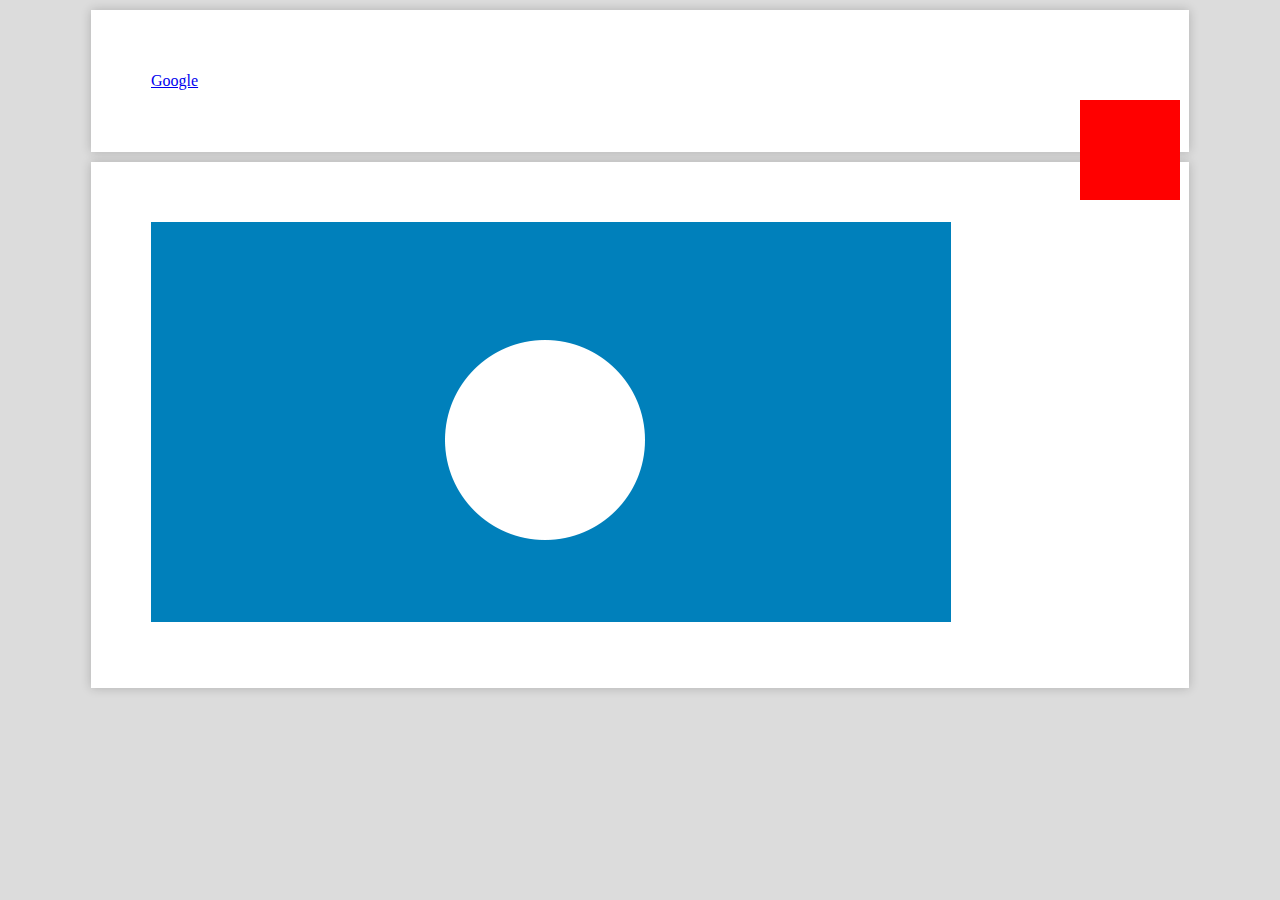
<file: tooltipster/demo/index.html>
<!DOCTYPE html>
<html lang="en">
<head>
	<title></title>
	<meta charset="UTF-8" />
	<meta name="viewport" content="width=device-width, initial-scale=1, maximum-scale=1.0, minimum-scale=1.0, user-scalable=no">
	<link rel="stylesheet" type="text/css" href="reset.css" />
	<link rel="stylesheet" type="text/css" href="style.css" />
	<link rel="stylesheet" type="text/css" href="../css/tooltipster.css" />
	
	<script type="text/javascript" src="//code.jquery.com/jquery-1.7.0.min.js"></script>
	<script type="text/javascript" src="../js/jquery.tooltipster.js"></script>
	
	<script type="text/javascript">
		$(document).ready(function() {
			$('.tooltip').tooltipster();
		});
	</script>
</head>
<body>

	<section class="container tooltip" title="Parent container">
		<a href="http://google.com" class="tooltip" title="Get your Google on">Google</a>
	</section>
	
	<div id="hi" style="width: 100px; height: 100px; margin: 0 0 0 500px; background: #f00; position: fixed; top: 100px; right: 100px;" class="tooltip" title="This is the tooltip"></div>
	
	<section class="container">
		<img src="map.png" usemap="#map" />
		<map name="map">
			<area shape="circle" coords="396,220,102" href="#" class="tooltip" title="Hello thar, mate!" />
		</map>
	</section>
</body>
</html>
</file>
<file: tooltipster/doc/css/prettify.css>
/* Pretty printing styles. Used with prettify.js. */

/* SPAN elements with the classes below are added by prettyprint. */
.pln { color: #000 }  /* plain text */

@media screen {
  .str { color: #080 }  /* string content */
  .kwd { color: #008 }  /* a keyword */
  .com { color: #800 }  /* a comment */
  .typ { color: #606 }  /* a type name */
  .lit { color: #066 }  /* a literal value */
  /* punctuation, lisp open bracket, lisp close bracket */
  .pun, .opn, .clo { color: #660 }
  .tag { color: #008 }  /* a markup tag name */
  .atn { color: #606 }  /* a markup attribute name */
  .atv { color: #080 }  /* a markup attribute value */
  .dec, .var { color: #606 }  /* a declaration; a variable name */
  .fun { color: red }  /* a function name */
}

/* Use higher contrast and text-weight for printable form. */
@media print, projection {
  .str { color: #060 }
  .kwd { color: #006; font-weight: bold }
  .com { color: #600; font-style: italic }
  .typ { color: #404; font-weight: bold }
  .lit { color: #044 }
  .pun, .opn, .clo { color: #440 }
  .tag { color: #006; font-weight: bold }
  .atn { color: #404 }
  .atv { color: #060 }
}

/* Specify class=linenums on a pre to get line numbering */
ol.linenums { margin-top: 0; margin-bottom: 0 } /* IE indents via margin-left */
li.L0,
li.L1,
li.L2,
li.L3,
li.L5,
li.L6,
li.L7,
li.L8 { list-style-type: none }
/* Alternate shading for lines */
li.L1,
li.L3,
li.L5,
li.L7,
li.L9 { background: #eee }
</file>
<file: tooltipster/doc/css/style.css>
/*blue #0078c9
orange #ff5e3c		*/

@import url(//fonts.googleapis.com/css?family=Open+Sans:300,400,600,700);

@font-face {
	font-family: 'icomoon';
	src:url('../images/icons/icomoon.eot');
	src:url('../images/icons/icomoond41d.eot?#iefix') format('embedded-opentype'),
		url('../images/icons/icomoon.svg#icomoon') format('svg'),
		url('../images/icons/icomoon.woff') format('woff'),
		url('../images/icons/icomoon.ttf') format('truetype');
	font-weight: normal;
	font-style: normal;
}

::selection {
	background: #0078c9;
	color: #fff;
}
::-moz-selection {
	background: #0078c9;
	color: #fff;
}

body {
	color: #5d6365;
	font-size: 1em;
	line-height: 1.6em;
	font-family: 'Open Sans', sans-serif;
	font-weight: 300;
	background: #5d6365;
}

#background {
	position: absolute;
	top: 0;
	left: 0;
	width: 100%;
	height: 100%;
	overflow: hidden;
}
#background img {
	min-height: 100%;
	min-width: 100%;
}
#background:before {
	content: '';
	display: block;
	width: 100%;
	height: 20%;
	position: absolute;
	bottom: 0;
	background: -moz-linear-gradient(top,  rgba(93,99,101,0) 0%, rgba(93,99,101,1) 100%); /* FF3.6+ */
	background: -webkit-gradient(linear, left top, left bottom, color-stop(0%,rgba(93,99,101,0)), color-stop(100%,rgba(93,99,101,1))); /* Chrome,Safari4+ */
	background: -webkit-linear-gradient(top,  rgba(93,99,101,0) 0%,rgba(93,99,101,1) 100%); /* Chrome10+,Safari5.1+ */
	background: -o-linear-gradient(top,  rgba(93,99,101,0) 0%,rgba(93,99,101,1) 100%); /* Opera 11.10+ */
	background: -ms-linear-gradient(top,  rgba(93,99,101,0) 0%,rgba(93,99,101,1) 100%); /* IE10+ */
	background: linear-gradient(to bottom,  rgba(93,99,101,0) 0%,rgba(93,99,101,1) 100%); /* W3C */
	filter: progid:DXImageTransform.Microsoft.gradient( startColorstr='#005d6365', endColorstr='#5d6365',GradientType=0 ); /* IE6-9 */
}

#wrapper {
	width: 100%;
	max-width: 1300px;
	margin: 0 auto;
	position: relative;
	box-shadow: 0.6em 0px 15px rgba(0,0,0,0.1), -0.6em 0px 15px rgba(0,0,0,0.1);
}

* {
	-webkit-transition: all 300ms;
	-moz-transition: all 300ms;
	-o-transition: all 300ms;
	-ms-transition: all 300ms;
	transition: all 300ms;
}

h1 {
	font-weight: 300;
	font-size: 1.4em;
	line-height: 1.4em;
	margin-bottom: 1.8em;
}
h2 {
	color: #a9b1b3;
	font-weight: 300;
	font-size: 4em;
	line-height: 1.4em;
	margin-bottom: 0.5em;
}
h3 {
	font-size: 2em;
	line-height: 1.4em;
	margin-bottom: 0.7em;
	padding-top: 1em;
}
h4 {
	font-size: 1.4em;
	line-height: 1.4em;
	font-weight: 400;
	margin-bottom: 1em;
}
p {
	margin-bottom: 1.5em;
}

strong {
	font-weight: 600;
}

a {
	text-decoration: none;
	color: #0078c9;
	font-weight: 600;
}
a:hover {
	color: #a9b1b3;
}
a.alt {
	color: rgba(255,255,255,0.75);
}
a.alt:hover {
	color: rgba(255,255,255,1);
}

a:before {
	font-family: 'icomoon';
	font-style: normal;
	speak: none;
	font-weight: normal;
	line-height: 1;
	-webkit-font-smoothing: antialiased;
}

a.button {
	display: inline-block;
	padding: 0.8em 1em;
	border: 3px solid #ff5e3c;
	border-radius: 6px;
	color: #ff5e3c;
	background: #fff;
	font-weight: 600;
}
a.button:hover {
	background: #ff5e3c;
	color: #fff;
}
a.button.alt {
	color: #ff5e3c;
	border: none;
}
a.button.alt:hover {
	background: #ff5e3c;
	color: #fff;
	border: none;
}
a.button:active {
	-webkit-transform: scale3d(0.95,0.95,1);
	-moz-transform: scale3d(0.95,0.95,1);
	-o-transform: scale3d(0.95,0.95,1);
	-ms-transform: scale3d(0.95,0.95,1);
	transform: scale3d(0.95,0.95,1);
}

a.white {
	color: #fff;
	padding-bottom: 3px;
	border-bottom: 1px solid rgba(255,255,255,0);
}
a.white:hover {
	border-bottom: 1px solid rgba(255,255,255,1);
}

.row {
	overflow: hidden;
}

header {
	background: #fff;
	max-width: 1300px;
	box-shadow: 0px 3px 0px rgba(0,0,0,0.05);
}
header select {
	display: none;
}

section {
	width: 100%;
	margin: 0 auto;
	overflow: hidden;
	border-bottom: 2px dashed #e5eaeb;
	padding: 6em;
	background: #fff;
	box-sizing: border-box;
	-moz-box-sizing: border-box;
}
#talk {
	border-bottom: none !important;
}

footer {
	width: 100%;
	margin: 0 auto;
	padding: 6em;
	background: #0078c9;
	color: #fff;
	box-sizing: border-box;
	-moz-box-sizing: border-box;
	text-align: center;
}

nav {
	width: 100%;
	max-width: 1300px;
	box-sizing: border-box;
	-moz-box-sizing: border-box;
	background: #fff;
	float: right;
	z-index: 2;
	text-align: right;
}
nav ul {
	display: block;
	width: auto;
	float: right;
}
nav li {
	display: inline-block;
	margin: 0;
	float: left;
}
nav a {
	display: inline-block;
	font-weight: 400;
	color: #a9b1b3;
	padding: 1.5em 0.75em;
}
nav a:hover {
	background: #0078c9;
	color: #fff;
}

#mobile-nav {
	display: none;
}

#social {
	width: auto;
	position: absolute;
	left: 0;
	top: 0;
	z-index: 3;
}
#social div {
	float: left;
	width: 90px;
	padding: 1.5em 2em;
}
#tweet {
	margin-top: 2px;
}
div#github {
	position: relative;
	bottom: 4px;
	margin-left: 0px;
	padding-top: 2em;
	width: 90px;
}
#github a {
	-webkit-transition: none;
	-moz-transition: none;
	-o-transition: none;
	-ms-transition: none;
	transition: none;
}

pre {
	box-sizing: border-box;
	-moz-box-sizing: border-box;
	padding: 3em;
	background: #e6eff1;
	box-shadow: 0px 0px 20px rgba(0,0,0,0.0);
	margin-bottom: 4em;
	white-space: pre-wrap;
}
pre:hover {
	background: #fff;
	box-shadow: 0px 0px 20px rgba(0,0,0,0.3);
}
pre:last-child {
	margin-bottom: 0;
}


/* 
-------------------------------------
Welcome
-------------------------------------
*/

#welcome {
	text-align: center;
	padding: 12em 0 9em;
	color: #fff;
	width: 100%;
	border-bottom: none;
	background: rgba(0,0,0,0.3);
}

#welcome h1 {
	display: block;
	max-width: 635px;
	margin-left: auto;
	margin-right: auto;
}

#tooltipster {
	width: 100%;
	max-width: 258px;
	margin-bottom: 2em;
}

#browser-support {
	margin-bottom: 2.8em;
}
#browser-support li {
	display: inline-block;
	margin: 0.25em;
	font-size: 0;
	line-height: 0;
}
#browser-support li img {
	height: 42px;
	opacity: 0.5;
}
#browser-support li img:hover {
	opacity: 1;
}

#download {
	font-size: 1.2em;
	line-height: 1.4em;
	width: 100%;
}
#download a.button {
	margin-right: 0.6em;
}
#download a.button:before {
	content: "\64";
	padding-right: 1em;
	font-size: 0.9em;
}


/* 
-------------------------------------
Demos
-------------------------------------
*/

#demos ul {
	display: block;
	width: 100%;
	font-size: 1.4em;
	line-height: 1.4em;
}
#demos li {
	display: block;
	width: 50%;
	font-weight: 400;
	margin-bottom: 1em;
	overflow: hidden;
	padding-top: 1.4em;
	padding-right: 2em;
	box-sizing: border-box;
	-moz-box-sizing: border-box;
	float: left;
}
#demos span {
	display: block;
	border: 3px solid #ff5e3c;
	border-radius: 100%;
	box-sizing: border-box;
	-moz-box-sizing: border-box;
	width: 5em;
	height: 5em;
	background: #ff5e3c;
	color: #fff;
	font-size: 0.6em;
	line-height: 1em;
	font-weight: 700;
	padding: 1.8em 0 0 0;
	text-align: center;
	margin: -1.4em 1em 0 0;
	text-transform: uppercase;
	float: left;
}
#demos span:hover {
	background: #fff !important;
	color: #5d6365;
	border: 3px solid #5d6365 !important;
	cursor: pointer;
}


/* 
-------------------------------------
Tooltips
-------------------------------------
*/

#demos span.tooltipster-icon {
	cursor: help;
	margin-left: 4px;
	background: #0078c9;
	border: 3px solid #0078c9;
	width: 2.3em;
	height: 2.3em;
	padding: 0.4em 0 0;
	margin: 2em 0 0 -3em;
}

.tooltipster-default .tooltipster-content {
	font-family: 'Open Sans', sans-serif;
}
.tooltipster-default .tooltipster-content img {
	float: left;
	margin-right: 10px;
	border: 2px solid #000;
}
.tooltipster-default .tooltipster-content p {
	margin: 0;
}
.tooltipster-default .tooltipster-content a {
	color: #fff;
	border-bottom: 1px solid rgba(255,255,255,0.4);
}
.tooltipster-default .tooltipster-content a:hover {
	color: #fff;
	border-bottom: 1px solid rgba(255,255,255,1);
}

.tooltipster-blue {
	background: #0078c9;
	color: #fff;
	border-radius: 5px;
}
.tooltipster-blue .tooltipster-content {
	font-family: 'Open Sans', sans-serif;
	font-size: 14px;
	line-height: 16px;
	padding: 8px 10px;
}

.tooltipster-white {
	background: #fff;
	color: #0078c9;
	border-radius: 5px; 
}
.tooltipster-white .tooltipster-content {
	font-family: 'Open Sans', sans-serif;
	font-size: 14px;
	line-height: 16px;
	padding: 8px 10px;
}

.tooltipster-pink {
	background: url(../images/pattern-navy.png);
	background-color: #ff3c70;
	color: #fff; 
	border-radius: 5px;	
	box-shadow: inset -3px -3px 0 #ff3c70;
}
.tooltipster-pink .tooltipster-content {
	font-family: 'Courier', monospace;
	font-weight: 400;
	font-size: 16px;
	line-height: 16px;
	padding: 15px 18px;
}


/* 
-------------------------------------
Options
-------------------------------------
*/

table {
	width: 100%;
}
table h4 {
	margin-bottom: 0;
}
tr:nth-child(odd) {
	background: #f4f5f7;
}
td {
	padding: 2em;
}
td h4 {
	font-family: 'Courier', monospace;
	color: #0078c9;
}


/* 
-------------------------------------
Themes
-------------------------------------
*/

#themes .themes span {
	display: inline-block;
	padding: 1em;
	margin-right: 1em;
	margin-bottom: 1em;
	opacity: 0.8;
}

.tooltipster-default-preview {
	border-radius: 5px; 
	border: 2px solid #000;
	background: #4c4c4c;
	color: #fff;
	font-family: Arial, sans-serif;
	font-size: 14px;
	line-height: 16px;
	padding: 8px 10px;
	font-weight: 400;
	box-sizing: border-box;
	-moz-box-sizing: border-box;
}

.tooltipster-light-preview {
	border-radius: 5px; 
	border: 1px solid #cccccc;
	background: #ededed;
	color: #666666;
	font-family: Arial, sans-serif;
	font-size: 14px;
	line-height: 16px;
	padding: 8px 10px;
	font-weight: 400;
}

.tooltipster-punk-preview {
	border-radius: 5px;
	border-bottom: 3px solid #f71169;
	background: #2a2a2a;
	color: #fff;
	font-family: 'Courier', monospace;
	font-size: 14px;
	line-height: 16px;
	padding: 8px 10px;
	font-weight: 400;
}

.tooltipster-noir-preview {
	border-radius: 0px;
	border: 3px solid #2c2c2c;
	background: #fff;
	color: #2c2c2c;
	font-family: 'Georgia', serif;
	font-size: 14px;
	line-height: 16px;
	padding: 8px 10px;
	font-weight: 400;
}

.tooltipster-shadow-preview {
	border-radius: 5px;
	background: #fff;
	box-shadow: 0px 0px 14px rgba(0,0,0,0.3);
	color: #2c2c2c;
	font-family: 'Arial', sans-serif;
	font-size: 14px;
	line-height: 16px;
	padding: 8px 10px;
	font-weight: 400;
}


/* 
-------------------------------------
Talk
-------------------------------------
*/

#talk h3 {
	margin-bottom: 1em;
}


/* 
-------------------------------------
Breakpoints
-------------------------------------
*/

@media all and (max-width : 1100px) {
	#tweet, #gplus {
		display: none;
	}
	#demos li {
		width: 100%;
	}
	table, tr, td {
		display: block;
	}
	td {
		padding: 2em 2em 0 2em;
	}
	td:last-child {
		padding-bottom: 2em;
	}
}

@media all and (max-width : 920px) {
	#demos ul {
		width: 100%;
		padding: 0;
	}
}

@media all and (max-width : 820px) {
	nav ul {
		display: none;
	}
	#social div {
		padding: 0.5em 0.7em;
	}
	header {
		padding: 0;
	}
	header select {
		display: block;
		float: right;
		margin: 1em 1em;
	}
	section {
		padding: 3em;
	}
	#welcome {
		padding: 7.4em 3em 6em;
	}
	#download span {
		display: block;
		margin-top: 0.5em;
	}
}

@media all and (max-width : 450px) {
	table h4 {
		font-size: 1em;
		line-height: 1em;
	}
	section {
		padding: 2em;
	}
	h2 {
		font-size: 3em;
		line-height: 1.2em;
		margin-bottom: 0.23em;
	}
	h3 {
		font-size: 1.4em;
		line-height: 1.4em;
		margin-bottom: 1.3em;
	}
	h4 {
		font-size: 1.2em;
	}
	pre {
		padding: 1em;
	}
}
</file>
<file: tooltipster/css/tooltipster.css>
/* This is the default Tooltipster theme (feel free to modify or duplicate and create multiple themes!): */
.tooltipster-default {
	border-radius: 5px; 
	border: 2px solid #000;
	background: #4c4c4c;
	color: #fff;
}

/* Use this next selector to style things like font-size and line-height: */
.tooltipster-default .tooltipster-content {
	font-family: Arial, sans-serif;
	font-size: 14px;
	line-height: 16px;
	padding: 8px 10px;
	overflow: hidden;
}

/* This next selector defines the color of the border on the outside of the arrow. This will automatically match the color and size of the border set on the main tooltip styles. Set display: none; if you would like a border around the tooltip but no border around the arrow */
.tooltipster-default .tooltipster-arrow .tooltipster-arrow-border {
	/* border-color: ... !important; */
}


/* If you're using the icon option, use this next selector to style them */
.tooltipster-icon {
	cursor: help;
	margin-left: 4px;
}








/* This is the base styling required to make all Tooltipsters work */
.tooltipster-base {
	padding: 0;
	font-size: 0;
	line-height: 0;
	position: absolute;
	left: 0;
	top: 0;
	z-index: 9999999;
	pointer-events: none;
	width: auto;
	overflow: visible;
}
.tooltipster-base .tooltipster-content {
	overflow: hidden;
}


/* These next classes handle the styles for the little arrow attached to the tooltip. By default, the arrow will inherit the same colors and border as what is set on the main tooltip itself. */
.tooltipster-arrow {
	display: block;
	text-align: center;
	width: 100%;
	height: 100%;
	position: absolute;
	top: 0;
	left: 0;
	z-index: -1;
}
.tooltipster-arrow span, .tooltipster-arrow-border {
	display: block;
	width: 0; 
	height: 0;
	position: absolute;
}
.tooltipster-arrow-top span, .tooltipster-arrow-top-right span, .tooltipster-arrow-top-left span {
	border-left: 8px solid transparent !important;
	border-right: 8px solid transparent !important;
	border-top: 8px solid;
	bottom: -7px;
}
.tooltipster-arrow-top .tooltipster-arrow-border, .tooltipster-arrow-top-right .tooltipster-arrow-border, .tooltipster-arrow-top-left .tooltipster-arrow-border {
	border-left: 9px solid transparent !important;
	border-right: 9px solid transparent !important;
	border-top: 9px solid;
	bottom: -7px;
}

.tooltipster-arrow-bottom span, .tooltipster-arrow-bottom-right span, .tooltipster-arrow-bottom-left span {
	border-left: 8px solid transparent !important;
	border-right: 8px solid transparent !important;
	border-bottom: 8px solid;
	top: -7px;
}
.tooltipster-arrow-bottom .tooltipster-arrow-border, .tooltipster-arrow-bottom-right .tooltipster-arrow-border, .tooltipster-arrow-bottom-left .tooltipster-arrow-border {
	border-left: 9px solid transparent !important;
	border-right: 9px solid transparent !important;
	border-bottom: 9px solid;
	top: -7px;
}
.tooltipster-arrow-top span, .tooltipster-arrow-top .tooltipster-arrow-border, .tooltipster-arrow-bottom span, .tooltipster-arrow-bottom .tooltipster-arrow-border {
	left: 0;
	right: 0;
	margin: 0 auto;
}
.tooltipster-arrow-top-left span, .tooltipster-arrow-bottom-left span {
	left: 6px;
}
.tooltipster-arrow-top-left .tooltipster-arrow-border, .tooltipster-arrow-bottom-left .tooltipster-arrow-border {
	left: 5px;
}
.tooltipster-arrow-top-right span,  .tooltipster-arrow-bottom-right span {
	right: 6px;
}
.tooltipster-arrow-top-right .tooltipster-arrow-border, .tooltipster-arrow-bottom-right .tooltipster-arrow-border {
	right: 5px;
}
.tooltipster-arrow-left span, .tooltipster-arrow-left .tooltipster-arrow-border {
	border-top: 8px solid transparent !important;
	border-bottom: 8px solid transparent !important; 
	border-left: 8px solid;
	top: 50%;
	margin-top: -7px;
	right: -7px;
}
.tooltipster-arrow-left .tooltipster-arrow-border {
	border-top: 9px solid transparent !important;
	border-bottom: 9px solid transparent !important; 
	border-left: 9px solid;
	margin-top: -8px;
}
.tooltipster-arrow-right span, .tooltipster-arrow-right .tooltipster-arrow-border {
	border-top: 8px solid transparent !important;
	border-bottom: 8px solid transparent !important; 
	border-right: 8px solid;
	top: 50%;
	margin-top: -7px;
	left: -7px;
}
.tooltipster-arrow-right .tooltipster-arrow-border {
	border-top: 9px solid transparent !important;
	border-bottom: 9px solid transparent !important; 
	border-right: 9px solid;
	margin-top: -8px;
}


/* Some CSS magic for the awesome animations - feel free to make your own custom animations and reference it in your Tooltipster settings! */

.tooltipster-fade {
	opacity: 0;
	-webkit-transition-property: opacity;
	-moz-transition-property: opacity;
	-o-transition-property: opacity;
	-ms-transition-property: opacity;
	transition-property: opacity;
}
.tooltipster-fade-show {
	opacity: 1;
}

.tooltipster-grow {
	-webkit-transform: scale(0,0);
	-moz-transform: scale(0,0);
	-o-transform: scale(0,0);
	-ms-transform: scale(0,0);
	transform: scale(0,0);
	-webkit-transition-property: -webkit-transform;
	-moz-transition-property: -moz-transform;
	-o-transition-property: -o-transform;
	-ms-transition-property: -ms-transform;
	transition-property: transform;
	-webkit-backface-visibility: hidden;
}
.tooltipster-grow-show {
	-webkit-transform: scale(1,1);
	-moz-transform: scale(1,1);
	-o-transform: scale(1,1);
	-ms-transform: scale(1,1);
	transform: scale(1,1);
	-webkit-transition-timing-function: cubic-bezier(0.175, 0.885, 0.320, 1);
	-webkit-transition-timing-function: cubic-bezier(0.175, 0.885, 0.320, 1.15); 
	-moz-transition-timing-function: cubic-bezier(0.175, 0.885, 0.320, 1.15); 
	-ms-transition-timing-function: cubic-bezier(0.175, 0.885, 0.320, 1.15); 
	-o-transition-timing-function: cubic-bezier(0.175, 0.885, 0.320, 1.15); 
	transition-timing-function: cubic-bezier(0.175, 0.885, 0.320, 1.15);
}

.tooltipster-swing {
	opacity: 0;
	-webkit-transform: rotateZ(4deg);
	-moz-transform: rotateZ(4deg);
	-o-transform: rotateZ(4deg);
	-ms-transform: rotateZ(4deg);
	transform: rotateZ(4deg);
	-webkit-transition-property: -webkit-transform, opacity;
	-moz-transition-property: -moz-transform;
	-o-transition-property: -o-transform;
	-ms-transition-property: -ms-transform;
	transition-property: transform;
}
.tooltipster-swing-show {
	opacity: 1;
	-webkit-transform: rotateZ(0deg);
	-moz-transform: rotateZ(0deg);
	-o-transform: rotateZ(0deg);
	-ms-transform: rotateZ(0deg);
	transform: rotateZ(0deg);
	-webkit-transition-timing-function: cubic-bezier(0.230, 0.635, 0.495, 1);
	-webkit-transition-timing-function: cubic-bezier(0.230, 0.635, 0.495, 2.4); 
	-moz-transition-timing-function: cubic-bezier(0.230, 0.635, 0.495, 2.4); 
	-ms-transition-timing-function: cubic-bezier(0.230, 0.635, 0.495, 2.4); 
	-o-transition-timing-function: cubic-bezier(0.230, 0.635, 0.495, 2.4); 
	transition-timing-function: cubic-bezier(0.230, 0.635, 0.495, 2.4);
}

.tooltipster-fall {
	top: 0;
	-webkit-transition-property: top;
	-moz-transition-property: top;
	-o-transition-property: top;
	-ms-transition-property: top;
	transition-property: top;
	-webkit-transition-timing-function: cubic-bezier(0.175, 0.885, 0.320, 1);
	-webkit-transition-timing-function: cubic-bezier(0.175, 0.885, 0.320, 1.15); 
	-moz-transition-timing-function: cubic-bezier(0.175, 0.885, 0.320, 1.15); 
	-ms-transition-timing-function: cubic-bezier(0.175, 0.885, 0.320, 1.15); 
	-o-transition-timing-function: cubic-bezier(0.175, 0.885, 0.320, 1.15); 
	transition-timing-function: cubic-bezier(0.175, 0.885, 0.320, 1.15); 
}
.tooltipster-fall-show {
}
.tooltipster-fall.tooltipster-dying {
	-webkit-transition-property: all;
	-moz-transition-property: all;
	-o-transition-property: all;
	-ms-transition-property: all;
	transition-property: all;
	top: 0px !important;
	opacity: 0;
}

.tooltipster-slide {
	left: -40px;
	-webkit-transition-property: left;
	-moz-transition-property: left;
	-o-transition-property: left;
	-ms-transition-property: left;
	transition-property: left;
	-webkit-transition-timing-function: cubic-bezier(0.175, 0.885, 0.320, 1);
	-webkit-transition-timing-function: cubic-bezier(0.175, 0.885, 0.320, 1.15); 
	-moz-transition-timing-function: cubic-bezier(0.175, 0.885, 0.320, 1.15); 
	-ms-transition-timing-function: cubic-bezier(0.175, 0.885, 0.320, 1.15); 
	-o-transition-timing-function: cubic-bezier(0.175, 0.885, 0.320, 1.15); 
	transition-timing-function: cubic-bezier(0.175, 0.885, 0.320, 1.15);
}
.tooltipster-slide.tooltipster-slide-show {
}
.tooltipster-slide.tooltipster-dying {
	-webkit-transition-property: all;
	-moz-transition-property: all;
	-o-transition-property: all;
	-ms-transition-property: all;
	transition-property: all;
	left: 0px !important;
	opacity: 0;
}


/* CSS transition for when contenting is changing in a tooltip that is still open. The only properties that will NOT transition are: width, height, top, and left */
.tooltipster-content-changing {
	opacity: 0.5;
	-webkit-transform: scale(1.1, 1.1);
	-moz-transform: scale(1.1, 1.1);
	-o-transform: scale(1.1, 1.1);
	-ms-transform: scale(1.1, 1.1);
	transform: scale(1.1, 1.1);
}
</file>
<file: tooltipster/css/themes/tooltipster-light.css>
.tooltipster-light {
	border-radius: 5px; 
	border: 1px solid #cccccc;
	background: #ededed;
	color: #666666;
}
.tooltipster-light .tooltipster-content {
	font-family: Arial, sans-serif;
	font-size: 14px;
	line-height: 16px;
	padding: 8px 10px;
}
</file>
<file: tooltipster/css/themes/tooltipster-noir.css>
.tooltipster-noir {
	border-radius: 0px; 
	border: 3px solid #2c2c2c;
	background: #fff;
	color: #2c2c2c;
}
.tooltipster-noir .tooltipster-content {
	font-family: 'Georgia', serif;
	font-size: 14px;
	line-height: 16px;
	padding: 8px 10px;
}
</file>
<file: tooltipster/css/themes/tooltipster-punk.css>
.tooltipster-punk {
	border-radius: 5px; 
	border-bottom: 3px solid #f71169;
	background: #2a2a2a;
	color: #fff;
}
.tooltipster-punk .tooltipster-content {
	font-family: 'Courier', monospace;
	font-size: 14px;
	line-height: 16px;
	padding: 8px 10px;
}
</file>
<file: tooltipster/css/themes/tooltipster-shadow.css>
.tooltipster-shadow {
	border-radius: 5px;
	background: #fff;
	box-shadow: 0px 0px 14px rgba(0,0,0,0.3);
	color: #2c2c2c;
}
.tooltipster-shadow .tooltipster-content {
	font-family: 'Arial', sans-serif;
	font-size: 14px;
	line-height: 16px;
	padding: 8px 10px;
}
</file>
<file: tooltipster/demo/style.css>
/* Main */

body {
	background-color: #dcdcdc;
	color: #0b0b0b;
	font-size: 16px;
	line-height: 22px;
}

.container, #container {
	width: 978px;
	margin: 10px auto;
	padding: 60px;
	box-shadow: 0px 0px 10px rgba(0,0,0,0.2);
	background: #fff;
	text-align: left;
	display: block;
	overflow: hidden;
}

.item {
	width: 200px;
	float: left;
	padding: 10px;
	margin: 10px;
	background: #000;
	color: #fff;
}
</file>
